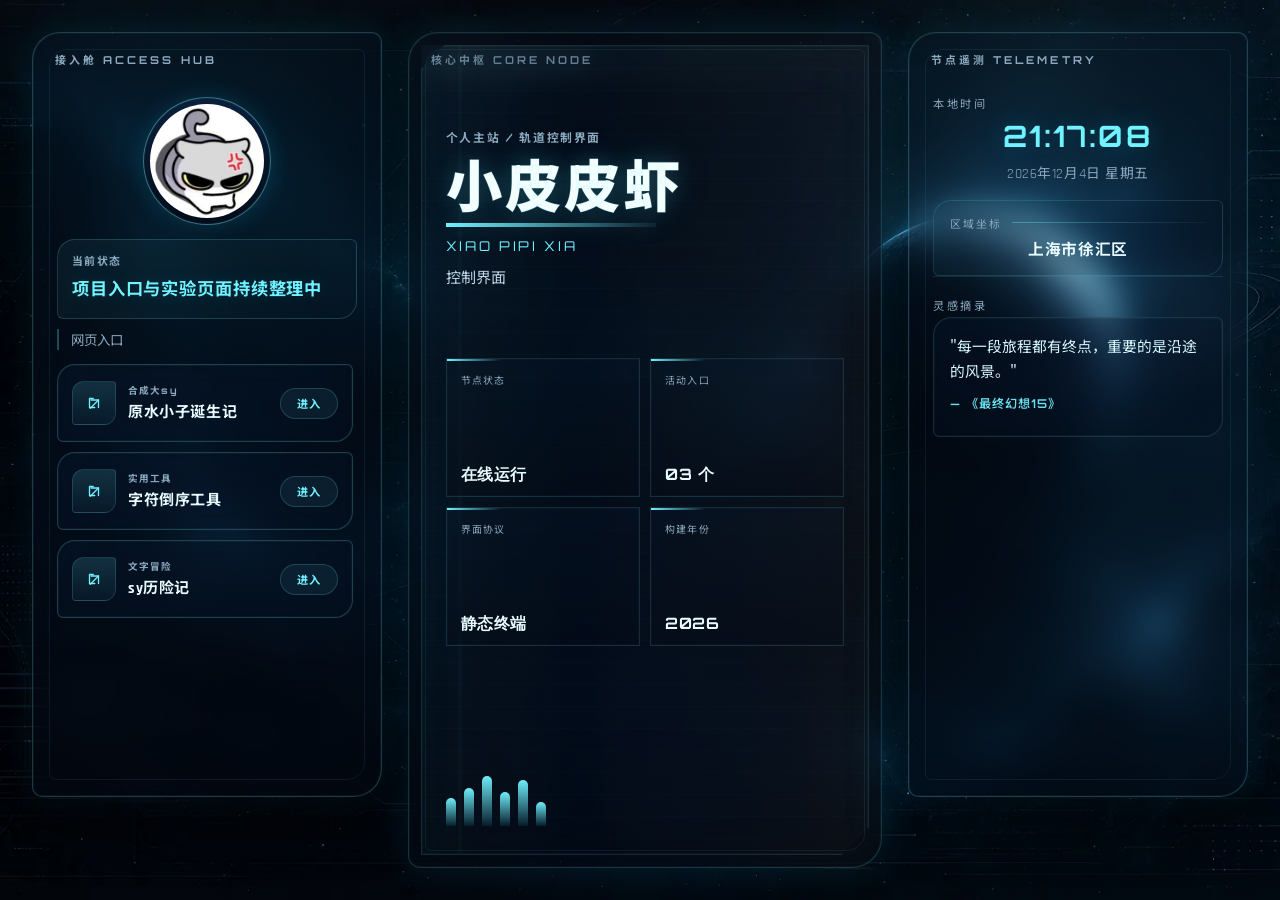
<file: index.html>
<!DOCTYPE html>
<html lang="zh-CN">
<head>
    <meta charset="UTF-8">
    <meta name="viewport" content="width=device-width, initial-scale=1.0">
    <title>小皮皮虾主页</title>
    <link rel="icon" href="data:,">
    <!-- 缓存控制 -->
    <meta http-equiv="Cache-Control" content="no-cache, no-store, must-revalidate">
    <meta http-equiv="Pragma" content="no-cache">
    <meta http-equiv="Expires" content="0">
    <link rel="preconnect" href="https://fonts.googleapis.com">
    <link rel="preconnect" href="https://fonts.gstatic.com" crossorigin>
    <link href="https://fonts.googleapis.com/css2?family=Orbitron:wght@500;700;800&family=Rajdhani:wght@500;600;700&family=JetBrains+Mono:wght@500;700&family=Noto+Sans+SC:wght@400;500;700;900&display=swap" rel="stylesheet">
    <style>
        * {
            margin: 0;
            padding: 0;
            box-sizing: border-box;
        }

        body {
            font-family: 'M PLUS Rounded 1c', -apple-system, BlinkMacSystemFont, 'Segoe UI', Roboto, sans-serif;
            background: linear-gradient(135deg, #ffecd2 0%, #fcb69f 50%, #ffe6fa 100%);
            background-size: cover;
            background-position: center;
            background-repeat: no-repeat;
            min-height: 100vh;
            display: flex;
            justify-content: center;
            align-items: center;
            padding: 20px;
            position: relative;
            overflow: hidden;
        }

        /* 漂浮的小图案 */
        .floating-emoji {
            position: absolute;
            font-size: 2rem;
            opacity: 0.45;
            animation: float 12s ease-in-out infinite;
            pointer-events: none;
            z-index: 1;
        }

        @keyframes float {
            0%, 100% { transform: translateY(0) rotate(0deg); }
            50% { transform: translateY(-20px) rotate(10deg); }
        }

        .emoji-1 { top: 10%; left: 10%; animation-delay: 0s; }
        .emoji-2 { top: 20%; right: 15%; animation-delay: 1s; font-size: 2.5rem; }
        .emoji-3 { bottom: 15%; left: 20%; animation-delay: 2s; }
        .emoji-4 { bottom: 25%; right: 10%; animation-delay: 3s; font-size: 1.8rem; }
        .emoji-5 { top: 40%; left: 5%; animation-delay: 4s; font-size: 1.5rem; }

        .container {
            background: rgba(255, 255, 255, 0.72);
            border-radius: 30px;
            padding: 40px 30px;
            max-width: 400px;
            width: 100%;
            text-align: center;
            box-shadow: 0 10px 28px rgba(0, 0, 0, 0.08);
            position: relative;
            z-index: 15;
            animation: fadeInLeft 0.8s ease-out;
            border: 1px solid rgba(255, 255, 255, 0.55);
            max-height: 85vh;
            overflow-y: auto;
            /* 隐藏滚动条 */
            scrollbar-width: none;
            -ms-overflow-style: none;
        }

        /* 主容器包裹层 */
        .main-wrapper {
            display: flex;
            gap: 200px;
            align-items: center;
            justify-content: center;
            width: 100%;
            position: relative;
            z-index: 10;
        }

        .container::-webkit-scrollbar {
            display: none;
        }

        @keyframes fadeInLeft {
            from {
                opacity: 0;
                transform: translateX(-30px);
            }
            to {
                opacity: 1;
                transform: translateX(0);
            }
        }

        .logo {
            width: 150px;
            height: 150px;
            border-radius: 50%;
            object-fit: cover;
            margin: 0 auto 20px;
            box-shadow: 0 10px 30px rgba(255, 107, 157, 0.3);
            border: 4px solid rgba(255, 255, 255, 0.8);
            transition: opacity 0.3s ease;
        }

        /* 空状态提示 */
        .subtitle {
            font-size: 1.5rem;
            color: #fff;
            font-weight: 600;
            margin-bottom: 25px;
            padding: 15px 25px;
            background: linear-gradient(135deg, #ffffff 0%, #f0f0f0 50%, #ffffff 100%);
            background-clip: text;
            -webkit-background-clip: text;
            -webkit-text-fill-color: transparent;
            font-family: 'Ma Shan Zheng', cursive;
            letter-spacing: 2px;
            text-shadow: none;
            border-radius: 15px;
            position: relative;
            display: inline-block;
            white-space: nowrap;
        }

        /* 副标题毛玻璃背景 */
        .subtitle-wrapper {
            display: inline-block;
            position: relative;
            padding: 20px 30px;
            background: rgba(255, 255, 255, 0.74);
            border-radius: 20px;
            border: 1px solid rgba(255, 255, 255, 0.55);
            box-shadow: 0 8px 24px rgba(216, 27, 96, 0.08);
        }

        .empty-tip {
            color: #888;
            font-size: 0.9rem;
            padding: 20px;
            display: none;
        }

        /* 中间大标题容器 */
        .title-container {
            position: absolute;
            top: 50%;
            left: 50%;
            transform: translate(-50%, -50%);
            z-index: 5;
            text-align: center;
            animation: fadeInScale 1s ease-out;
            pointer-events: none;
        }

        @keyframes fadeInScale {
            from {
                opacity: 0;
                transform: translate(-50%, -50%) scale(0.8);
            }
            to {
                opacity: 1;
                transform: translate(-50%, -50%) scale(1);
            }
        }

        .links {
            display: flex;
            flex-direction: column;
            gap: 18px;
            margin-bottom: 30px;
            max-height: 400px;
            overflow-y: auto;
            padding-right: 10px;
            /* 隐藏滚动条 */
            scrollbar-width: none;
            -ms-overflow-style: none;
        }

        .links::-webkit-scrollbar {
            display: none;
        }

        /* 图片卡片样式 */
        .card-images {
            display: flex;
            justify-content: center;
            gap: 15px;
            margin-bottom: 30px;
            flex-wrap: wrap;
        }

        .card-image {
            width: 80px;
            height: 80px;
            border-radius: 15px;
            object-fit: cover;
            transition: all 0.3s ease;
            box-shadow: 0 4px 15px rgba(0, 0, 0, 0.1);
        }

        .card-image:hover {
            transform: scale(1.15) rotate(5deg);
            box-shadow: 0 8px 25px rgba(0, 0, 0, 0.2);
            z-index: 5;
        }

        .link-item {
            display: flex;
            align-items: center;
            justify-content: center;
            gap: 12px;
            padding: 16px 30px;
            background: linear-gradient(135deg, #ff9a9e 0%, #fecfef 100%);
            color: #fff;
            text-decoration: none;
            border-radius: 25px;
            font-weight: 600;
            font-size: 1.1rem;
            transition: all 0.3s ease;
            box-shadow: 0 4px 15px rgba(255, 154, 158, 0.3);
            position: relative;
            overflow: hidden;
            border: 2px solid rgba(255, 255, 255, 0.5);
        }

        .link-item::before {
            content: '';
            position: absolute;
            top: 0;
            left: -100%;
            width: 100%;
            height: 100%;
            background: linear-gradient(90deg, transparent, rgba(255,255,255,0.3), transparent);
            transition: left 0.5s;
        }

        .link-item:hover::before {
            left: 100%;
        }

        .link-item:hover {
            transform: translateY(-5px) scale(1.02);
            box-shadow: 0 8px 25px rgba(255, 154, 158, 0.5);
        }

        .link-item:nth-child(1) {
            background: linear-gradient(135deg, #a18cd1 0%, #fbc2eb 100%);
        }

        .link-item:nth-child(2) {
            background: linear-gradient(135deg, #ffecd2 0%, #fcb69f 100%);
        }

        .link-item:nth-child(3) {
            background: linear-gradient(135deg, #a1c4fd 0%, #c2e9fb 100%);
        }

        .link-item:nth-child(4) {
            background: linear-gradient(135deg, #84fab0 0%, #8fd3f4 100%);
        }

        .link-item:nth-child(5) {
            background: linear-gradient(135deg, #fccb90 0%, #d57eeb 100%);
        }

        .link-item:nth-child(6) {
            background: linear-gradient(135deg, #e0c3fc 0%, #8ec5fc 100%);
        }

        .link-icon {
            font-size: 1.5rem;
            flex-shrink: 0;
        }

        .links-container {
            display: flex;
            gap: 15px;
            margin-top: 20px;
            justify-content: center;
        }

        .external-link {
            display: flex;
            align-items: center;
            justify-content: center;
            gap: 5px;
            padding: 10px 18px;
            background: rgba(255, 255, 255, 0.3);
            color: #fff;
            text-decoration: none;
            border-radius: 20px;
            font-weight: 600;
            font-size: 0.9rem;
            transition: all 0.3s ease;
            border: 1px solid rgba(255, 255, 255, 0.3);
            text-shadow: 1px 1px 2px rgba(0, 0, 0, 0.2);
        }

        .external-link:hover {
            transform: translateY(-3px) scale(1.05);
            background: rgba(255, 255, 255, 0.35);
            box-shadow: 0 5px 20px rgba(255, 255, 255, 0.2);
        }

        .external-link .link-icon {
            font-size: 1.2rem;
        }

        /* 装饰性星星 */
        .star {
            position: absolute;
            color: #ffd700;
            font-size: 1.2rem;
            opacity: 0.68;
        }

        .star-1 { top: 15%; left: 25%; animation-delay: 0s; }
        .star-2 { top: 30%; right: 20%; animation-delay: 0.5s; font-size: 1rem; }
        .star-3 { bottom: 35%; left: 15%; animation-delay: 1s; font-size: 0.8rem; }
        .star-4 { bottom: 20%; right: 25%; animation-delay: 1.5s; }

        /* 响应式设计 */
        @media (max-width: 480px) {
            .container {
                padding: 35px 25px;
                max-height: 90vh;
            }

            h1 {
                font-size: 2.2em;
            }

            .logo {
                width: 120px;
                height: 120px;
            }

            .card-image {
                width: 60px;
                height: 60px;
            }

            .link-item {
                padding: 14px 25px;
                font-size: 1rem;
            }

            .links {
                max-height: 300px;
            }
        }

        /* 空状态提示 */
        .subtitle {
            font-size: 1.5rem;
            color: #fff;
            font-weight: 600;
            margin-bottom: 25px;
            padding: 15px 25px;
            background: linear-gradient(135deg, #ffffff 0%, #f0f0f0 50%, #ffffff 100%);
            background-clip: text;
            -webkit-background-clip: text;
            -webkit-text-fill-color: transparent;
            font-family: 'Ma Shan Zheng', cursive;
            letter-spacing: 2px;
            text-shadow: none;
            border-radius: 15px;
            position: relative;
            display: inline-block;
            white-space: nowrap;
        }

        /* 副标题毛玻璃背景 */
        .subtitle-wrapper {
            display: inline-block;
            position: relative;
            padding: 20px 30px;
            background: rgba(255, 255, 255, 0.78);
            border-radius: 20px;
            border: 1px solid rgba(255, 255, 255, 0.55);
            box-shadow: 0 8px 24px rgba(255, 107, 157, 0.1);
        }

        .empty-tip {
            color: #888;
            font-size: 0.9rem;
            padding: 20px;
            display: none;
        }

        /* 右侧信息面板 */
        .info-panel {
             background: rgba(255, 255, 255, 0.72);
            border-radius: 30px;
            padding: 30px;
            max-width: 420px;
            width: 100%;
            text-align: center;
            box-shadow: 0 10px 28px rgba(0, 0, 0, 0.08);
            position: relative;
            z-index: 15;
            animation: fadeInRight 0.8s ease-out;
            border: 1px solid rgba(255, 255, 255, 0.55);
            display: flex;
            flex-direction: column;
            gap: 20px;
            max-height: 85vh;
            overflow-y: auto;
            /* 隐藏滚动条 */
            scrollbar-width: none;
            -ms-overflow-style: none;
        }

        .info-top {
            padding: 20px 15px;
            border-bottom: 1px solid rgba(255, 255, 255, 0.3);
        }

        .info-bottom {
            padding: 20px 15px;
        }

        .info-panel::-webkit-scrollbar {
            display: none;
        }

        @keyframes fadeInRight {
            from {
                opacity: 0;
                transform: translateX(30px);
            }
            to {
                opacity: 1;
                transform: translateX(0);
            }
        }

        .time-display {
            font-size: 3.5rem;
            font-weight: 700;
            color: #fff;
            text-shadow: 2px 2px 4px rgba(0, 0, 0, 0.3);
            margin: 10px 0;
            font-family: 'Noto Serif SC', serif;
            letter-spacing: 3px;
        }

        .date-display {
            font-size: 1.3rem;
            color: #fff;
            margin-bottom: 15px;
            font-family: 'ZCOOL XiaoWei', serif;
            text-shadow: 1px 1px 2px rgba(0, 0, 0, 0.3);
        }

        .location-section {
            padding: 15px 20px;
            border-radius: 20px;
        }

        .location-text {
            font-size: 1.8rem;
            color: #fff;
            font-weight: 600;
            font-family: 'Ma Shan Zheng', cursive;
            letter-spacing: 3px;
            text-shadow: 2px 2px 4px rgba(0, 0, 0, 0.3);
        }

        .location-decoration {
            display: none;
        }

        .intro-section {
            text-align: left;
        }

        .intro-title {
            font-size: 1.3rem;
            color: #fff;
            font-weight: 600;
            margin-bottom: 15px;
            font-family: 'Ma Shan Zheng', cursive;
            letter-spacing: 2px;
            text-shadow: 1px 1px 2px rgba(0, 0, 0, 0.3);
        }

        .intro-content {
            font-size: 1rem;
            color: #fff;
            line-height: 1.8;
            font-family: 'ZCOOL XiaoWei', serif;
            text-shadow: 1px 1px 2px rgba(0, 0, 0, 0.2);
        }

        .intro-content p {
            margin-bottom: 12px;
        }

        /* 哲理台词切换区域 */
        .quotes-section {
            margin-top: 20px;
            padding: 15px;
            background: transparent;
            border-radius: 15px;
        }

        .quote-item {
            padding: 20px;
             background: rgba(255, 255, 255, 0.1);
            border-radius: 12px;
            font-size: 1.2rem;
            color: #fff;
            line-height: 1.8;
            font-family: 'ZCOOL XiaoWei', serif;
            border-left: 4px solid rgba(255, 255, 255, 0.6);
            min-height: 100px;
            display: flex;
            flex-direction: column;
            justify-content: center;
            text-align: justify;
            transition: transform 0.5s ease, opacity 0.5s ease;
        }

        .quote-item.fade-out {
            opacity: 0;
            transform: translateY(-10px);
        }

        .quote-item.fade-in {
            opacity: 0;
            transform: translateY(10px);
        }

        .quote-item.visible {
            opacity: 1;
            transform: translateY(0);
        }

        .quote-item .quote-text {
            white-space: pre-wrap;
            word-break: break-word;
        }

        .quote-item .quote-text {
            font-style: italic;
            margin-bottom: 10px;
        }

        .quote-item .quote-source {
            font-size: 1rem;
            color: #fff;
            text-align: right;
            font-weight: 600;
            opacity: 0.9;
        }

        /* 欢迎信息样式 */
        .welcome-message {
            padding: 20px;
            background: rgba(255, 255, 255, 0.1);
            border-radius: 12px;
            font-size: 1.2rem;
            color: #fff;
            line-height: 1.8;
            font-family: 'ZCOOL XiaoWei', serif;
            border-left: 4px solid rgba(255, 255, 255, 0.6);
            min-height: 100px;
            display: flex;
            flex-direction: column;
            justify-content: center;
            align-items: center;
            text-align: center;
            transition: transform 0.5s ease, opacity 0.5s ease;
        }

        .welcome-message.fade-out {
            opacity: 0;
            transform: translateY(-10px);
        }

        .welcome-message.fade-in {
            opacity: 0;
            transform: translateY(10px);
        }

        .welcome-message.visible {
            opacity: 1;
            transform: translateY(0);
        }

        /* 响应式设计 */
        @media (max-width: 1200px) {
            body {
                flex-direction: column;
                gap: 25px;
                align-items: center;
                padding: 25px 20px;
            }

            .main-wrapper {
                flex-direction: column;
                gap: 25px;
                align-items: center;
                width: 100%;
            }

            .title-container {
                position: relative;
                top: auto;
                left: auto;
                transform: none;
                width: 100%;
                max-width: 500px;
                margin-bottom: 10px;
            }

            @keyframes fadeInScale {
                from {
                    opacity: 0;
                    transform: scale(0.8);
                }
                to {
                    opacity: 1;
                    transform: scale(1);
                }
            }

            .container {
                max-width: 100%;
                order: 1;
                padding: 30px 25px;
            }

            .info-panel {
                max-width: 100%;
                order: 2;
                padding: 25px 20px;
            }

            .info-top, .info-bottom {
                padding: 15px;
            }

            .time-display {
                font-size: 2.8rem;
                margin: 10px 0;
            }

            .date-display {
                font-size: 1.1rem;
                margin: 5px 0;
            }

            .location-text {
                font-size: 1.4rem;
            }

            .intro-title {
                font-size: 1.2rem;
            }

            .intro-content {
                font-size: 1rem;
            }

            .quotes-section {
                padding: 12px;
                margin-top: 15px;
            }

            .quote-item {
                padding: 16px;
                font-size: 1.1rem;
                min-height: 90px;
            }

            .quote-item .quote-source {
                font-size: 0.95rem;
            }

            .welcome-message {
                padding: 16px;
                font-size: 1.1rem;
                min-height: 90px;
            }
        }

        @media (max-width: 768px) {
            body {
                padding: 15px;
                gap: 20px;
            }

            .container {
                padding: 25px 20px;
                max-width: 100%;
                order: 1;
            }

            .info-panel {
                padding: 20px 15px;
                max-width: 100%;
                order: 2;
            }

            .info-top, .info-bottom {
                padding: 12px;
            }

            .logo {
                width: 120px;
                height: 120px;
            }

            .subtitle {
                font-size: 1.3rem;
                padding: 12px 20px;
                white-space: normal;
                line-height: 1.4;
            }

            .card-image {
                width: 65px;
                height: 65px;
            }

            .time-display {
                font-size: 2.2rem;
            }

            .date-display {
                font-size: 0.9rem;
            }

            .location-text {
                font-size: 1.3rem;
                line-height: 1.4;
            }

            .intro-title {
                font-size: 1.1rem;
                margin-bottom: 12px;
            }

            .intro-content {
                font-size: 0.9rem;
                line-height: 1.7;
            }

            .quotes-section {
                padding: 10px;
                margin-top: 12px;
            }

            .quote-item {
                padding: 14px;
                font-size: 1rem;
                min-height: 85px;
                line-height: 1.6;
            }

            .quote-item .quote-source {
                font-size: 0.9rem;
            }

            .welcome-message {
                padding: 14px;
                font-size: 1rem;
                min-height: 85px;
                line-height: 1.6;
            }
        }

        @media (max-width: 480px) {
            body {
                padding: 10px;
                gap: 15px;
            }

            .container {
                padding: 20px 15px;
                max-width: 100%;
                min-height: auto;
            }

            .info-panel {
                padding: 15px 12px;
                max-width: 100%;
                gap: 12px;
            }

            .info-top, .info-bottom {
                padding: 8px;
            }

            .logo {
                width: 100px;
                height: 100px;
            }

            .subtitle {
                font-size: 1.1rem;
                padding: 10px 15px;
                margin-bottom: 15px;
                white-space: normal;
                line-height: 1.4;
            }

            .card-image {
                width: 60px;
                height: 60px;
            }

            .card-images {
                gap: 8px;
                margin-bottom: 15px;
            }

            .links {
                gap: 12px;
                max-height: none;
                padding-right: 0;
            }

            .link-item {
                padding: 12px 18px;
                font-size: 0.95rem;
            }

            .time-display {
                font-size: 2rem;
                margin: 8px 0;
            }

            .date-display {
                font-size: 0.85rem;
                margin-bottom: 10px;
            }

            .location-text {
                font-size: 1.1rem;
                line-height: 1.4;
            }

            .intro-title {
                font-size: 1.05rem;
                margin-bottom: 10px;
            }

            .intro-content {
                font-size: 0.9rem;
                line-height: 1.6;
            }

            .intro-content p {
                margin-bottom: 10px;
            }

            .links-container {
                gap: 10px;
            }

            .external-link {
                padding: 8px 14px;
                font-size: 0.8rem;
            }

            .external-link .link-icon {
                font-size: 1rem;
            }

            .floating-emoji {
                font-size: 1.2rem;
            }

            .star {
                font-size: 0.9rem;
            }

            .quotes-section {
                padding: 8px;
                margin-top: 10px;
            }

            .quote-item {
                padding: 12px;
                font-size: 0.9rem;
                min-height: 80px;
                line-height: 1.6;
            }

            .quote-item .quote-source {
                font-size: 0.8rem;
                margin-top: 8px;
            }

            .welcome-message {
                padding: 12px;
                font-size: 0.9rem;
                min-height: 80px;
                line-height: 1.6;
            }
        }

        @media (max-width: 360px) {
            body {
                padding: 12px 8px;
            }

            .container {
                padding: 20px 15px;
            }

            .info-panel {
                padding: 15px 12px;
            }

            .logo {
                width: 100px;
                height: 100px;
            }

            .subtitle {
                font-size: 1.1rem;
                padding: 8px 15px;
            }

            .card-image {
                width: 55px;
                height: 55px;
            }

            .time-display {
                font-size: 1.5rem;
            }

            .date-display {
                font-size: 0.8rem;
            }

            .location-text {
                font-size: 1.1rem;
            }

            .link-item {
                padding: 10px 18px;
                font-size: 0.9rem;
            }

            .quotes-section {
                padding: 6px;
                margin-top: 8px;
            }

            .quote-item {
                padding: 10px;
                font-size: 0.9rem;
                min-height: 75px;
            }

            .quote-item .quote-source {
                font-size: 0.8rem;
            }

            .welcome-message {
                padding: 10px;
                font-size: 0.9rem;
                min-height: 75px;
            }
        }
    </style>
    <style id="sci-fi-overrides">
        :root {
            --page-pad: clamp(18px, 2.5vw, 38px);
            --page-bg-image: url('images/bg1.webp');
            --bg-0: #020611;
            --bg-1: #061225;
            --bg-2: #0a1c33;
            --panel-0: rgba(6, 16, 32, 0.28);
            --panel-1: rgba(10, 28, 52, 0.2);
            --panel-edge: rgba(110, 242, 255, 0.22);
            --panel-inner: rgba(255, 255, 255, 0.04);
            --text-main: #e8fbff;
            --text-soft: #8ca9bf;
            --accent: #71f2ff;
            --accent-strong: #1dcfff;
            --accent-soft: rgba(113, 242, 255, 0.14);
            --accent-warn: #ffb86b;
        }

        body {
            font-family: 'Rajdhani', 'Noto Sans SC', sans-serif;
            color: var(--text-main);
            display: block;
            padding: var(--page-pad);
            overflow-x: hidden;
            overflow-y: auto;
            background:
                radial-gradient(circle at 18% 18%, rgba(29, 207, 255, 0.08), transparent 24%),
                radial-gradient(circle at 82% 12%, rgba(113, 242, 255, 0.06), transparent 18%),
                radial-gradient(circle at 50% 78%, rgba(23, 105, 255, 0.07), transparent 26%),
                var(--page-bg-image) center / cover no-repeat;
            background-color: var(--bg-0);
        }

        @media (max-width: 768px) {
            :root {
                --page-bg-image: url('images/bg1-mobile.webp');
            }
        }

        body::before,
        body::after {
            content: '';
            position: fixed;
            inset: 0;
            pointer-events: none;
        }

        body::before {
            background:
                linear-gradient(rgba(113, 242, 255, 0.07) 1px, transparent 1px),
                linear-gradient(90deg, rgba(113, 242, 255, 0.07) 1px, transparent 1px);
            background-size: 78px 78px;
            opacity: 0.1;
            mask-image: radial-gradient(circle at center, black 35%, transparent 90%);
        }

        body::after {
            background:
                linear-gradient(180deg, rgba(255, 255, 255, 0.02), transparent 18%, transparent 82%, rgba(113, 242, 255, 0.015));
        }

        .floating-emoji,
        .star {
            display: none !important;
        }

        .main-wrapper {
            display: grid;
            grid-template-columns: minmax(320px, 430px) minmax(480px, 1fr) minmax(320px, 450px);
            width: min(100%, 1560px);
            min-height: calc(100vh - (var(--page-pad) * 2));
            margin: 0 auto;
            gap: clamp(24px, 2.8vw, 42px);
            align-items: stretch;
        }

        .container,
        .info-panel {
            position: relative;
            overflow: hidden;
            width: 100%;
            background: linear-gradient(180deg, var(--panel-1) 0%, var(--panel-0) 100%);
            border: 1px solid var(--panel-edge);
            border-radius: 28px 10px 28px 10px;
            box-shadow:
                0 24px 60px rgba(0, 0, 0, 0.45),
                0 0 32px rgba(29, 207, 255, 0.10),
                inset 0 0 0 1px var(--panel-inner);
            color: var(--text-main);
            backdrop-filter: blur(18px) saturate(1.08);
        }

        .container::before,
        .info-panel::before,
        .title-container::before {
            position: absolute;
            top: 18px;
            left: 22px;
            font-family: 'Orbitron', 'Noto Sans SC', sans-serif;
            font-size: 0.68rem;
            font-weight: 700;
            letter-spacing: 0.28em;
            color: var(--text-soft);
            pointer-events: none;
        }

        .container::before {
            content: 'ACCESS HUB';
        }

        .info-panel::before {
            content: 'TELEMETRY';
        }

        .container::after,
        .info-panel::after,
        .title-container::after {
            content: '';
            position: absolute;
            inset: 16px;
            border: 1px solid rgba(113, 242, 255, 0.08);
            border-radius: 18px 6px 18px 6px;
            pointer-events: none;
        }

        .container {
            display: flex;
            flex-direction: column;
            padding: 66px 28px 28px;
            max-width: none;
        }

        .info-panel {
            padding: 64px 28px 28px;
            max-width: none;
        }

        .title-container {
            position: relative;
            top: auto;
            left: auto;
            transform: none;
            z-index: 12;
            pointer-events: auto;
            animation: titleReveal 0.9s ease-out;
            min-height: 100%;
            width: auto;
            padding: 24px;
            border-radius: 30px 12px 30px 12px;
            background:
                linear-gradient(160deg, rgba(8, 26, 47, 0.22), rgba(4, 10, 21, 0.28)),
                linear-gradient(90deg, rgba(113, 242, 255, 0.02), transparent 36%, rgba(255, 184, 107, 0.024) 100%);
            border: 1px solid rgba(113, 242, 255, 0.18);
            box-shadow:
                0 0 0 1px rgba(255, 255, 255, 0.03) inset,
                0 0 42px rgba(29, 207, 255, 0.12);
            display: flex;
            align-items: center;
            justify-content: center;
            overflow: hidden;
            isolation: isolate;
            text-align: left;
            backdrop-filter: blur(20px) saturate(1.06);
        }

        .title-container::before {
            content: 'CORE NODE';
        }

        .title-shell {
            position: relative;
            width: 100%;
            min-height: 100%;
            display: grid;
            grid-template-rows: auto 1fr auto auto;
            gap: clamp(20px, 2.5vw, 34px);
            padding: clamp(34px, 4vw, 48px);
            clip-path: polygon(0 24px, 24px 0, 100% 0, 100% calc(100% - 28px), calc(100% - 28px) 100%, 0 100%);
            background:
                linear-gradient(180deg, rgba(7, 18, 34, 0.16), rgba(4, 10, 20, 0.22)),
                linear-gradient(90deg, rgba(113, 242, 255, 0.024), transparent 34%, rgba(255, 184, 107, 0.024) 100%);
            border: 1px solid rgba(113, 242, 255, 0.12);
            box-shadow:
                inset 0 0 0 1px rgba(255, 255, 255, 0.03),
                inset 0 24px 40px rgba(113, 242, 255, 0.03);
            overflow: hidden;
            backdrop-filter: blur(16px);
        }

        .title-shell > * {
            position: relative;
            z-index: 1;
        }

        .title-shell::before,
        .title-shell::after {
            content: '';
            position: absolute;
            pointer-events: none;
        }

        .title-shell::before {
            inset: 0;
            background:
                linear-gradient(90deg, transparent 0 8%, rgba(113, 242, 255, 0.06) 8% 9%, transparent 9% 100%),
                linear-gradient(180deg, rgba(113, 242, 255, 0.04) 1px, transparent 1px);
            background-size: 100% 100%, 100% 22px;
            opacity: 0.4;
        }

        .title-shell::after {
            top: -30%;
            left: -12%;
            width: 42%;
            height: 160%;
            background: linear-gradient(120deg, transparent 0%, rgba(113, 242, 255, 0.16) 48%, transparent 100%);
            transform: translateX(-140%);
            animation: titleSweep 10s linear infinite;
        }

        .title-hud {
            display: flex;
            align-items: center;
            gap: 12px;
            flex-wrap: wrap;
        }

        .hud-chip {
            display: inline-flex;
            align-items: center;
            gap: 10px;
            min-height: 36px;
            padding: 0 14px;
            border: 1px solid rgba(113, 242, 255, 0.18);
            background: rgba(11, 30, 53, 0.78);
            color: var(--text-main);
            font-family: 'Orbitron', 'Noto Sans SC', sans-serif;
            font-size: 0.72rem;
            letter-spacing: 0.22em;
            text-transform: uppercase;
        }

        .hud-chip--live::before {
            content: '';
            width: 7px;
            height: 7px;
            border-radius: 50%;
            background: var(--accent);
            box-shadow: 0 0 14px rgba(113, 242, 255, 0.75);
            animation: statusPulse 1.9s ease-in-out infinite;
        }

        .hud-chip--warn {
            color: var(--accent-warn);
            border-color: rgba(255, 184, 107, 0.26);
            background: rgba(255, 184, 107, 0.08);
        }

        .hud-line {
            flex: 1;
            min-width: 80px;
            height: 1px;
            background: linear-gradient(90deg, rgba(113, 242, 255, 0.42), rgba(113, 242, 255, 0.06));
        }

        .title-copy {
            display: grid;
            align-content: center;
            gap: 16px;
        }

        .title-kicker {
            color: var(--text-soft);
            font-family: 'Orbitron', 'Noto Sans SC', sans-serif;
            font-size: 0.78rem;
            font-weight: 700;
            letter-spacing: 0.32em;
            text-transform: uppercase;
        }

        .title-wordmark {
            position: relative;
            margin: 0;
            font-family: 'Orbitron', 'Noto Sans SC', sans-serif;
            font-size: clamp(3.8rem, 6vw, 6.1rem);
            font-weight: 900;
            letter-spacing: 0.06em;
            line-height: 0.96;
            color: #f3feff;
            text-transform: uppercase;
            white-space: nowrap;
            text-shadow:
                0 0 24px rgba(113, 242, 255, 0.22),
                0 0 48px rgba(29, 207, 255, 0.12);
            -webkit-text-stroke: 1px rgba(113, 242, 255, 0.15);
        }

        .title-wordmark::after {
            content: '';
            position: absolute;
            left: 0;
            bottom: -14px;
            width: clamp(120px, 20vw, 210px);
            height: 4px;
            background: linear-gradient(90deg, var(--accent), rgba(113, 242, 255, 0.08));
            box-shadow: 0 0 20px rgba(113, 242, 255, 0.24);
        }

        .title-roman {
            color: var(--accent);
            font-family: 'Orbitron', 'JetBrains Mono', monospace;
            font-size: clamp(1rem, 1.45vw, 1.32rem);
            letter-spacing: 0.38em;
            text-transform: uppercase;
        }

        .title-description {
            max-width: 680px;
            color: #c1d8e9;
            font-family: 'Noto Sans SC', sans-serif;
            font-size: 1.02rem;
            line-height: 1.9;
        }

        .title-meta-grid {
            display: grid;
            grid-template-columns: repeat(3, minmax(0, 1fr));
            gap: 14px;
        }

        .title-meta-card {
            position: relative;
            min-height: 110px;
            padding: 18px 18px 16px;
            border: 1px solid rgba(113, 242, 255, 0.14);
            background: linear-gradient(180deg, rgba(9, 25, 44, 0.32), rgba(4, 11, 22, 0.4));
            box-shadow: inset 0 0 0 1px rgba(255, 255, 255, 0.02);
            backdrop-filter: blur(14px);
        }

        .title-meta-card::before {
            content: '';
            position: absolute;
            top: 0;
            left: 0;
            width: 54px;
            height: 2px;
            background: linear-gradient(90deg, var(--accent), transparent);
        }

        .meta-label {
            display: block;
            margin-bottom: 14px;
            color: var(--text-soft);
            font-family: 'Orbitron', 'Noto Sans SC', sans-serif;
            font-size: 0.66rem;
            letter-spacing: 0.24em;
            text-transform: uppercase;
        }

        .title-meta-card strong {
            font-family: 'Orbitron', 'JetBrains Mono', monospace;
            font-size: clamp(1rem, 1.6vw, 1.36rem);
            letter-spacing: 0.16em;
            color: var(--text-main);
        }

        .title-footer {
            display: flex;
            align-items: flex-end;
            justify-content: space-between;
            gap: 24px;
            padding-top: 8px;
            border-top: 1px solid rgba(113, 242, 255, 0.12);
        }

        .title-spectrum {
            display: flex;
            align-items: flex-end;
            gap: 8px;
            height: 56px;
        }

        .spectrum-bar {
            width: 10px;
            border-radius: 999px 999px 0 0;
            background: linear-gradient(180deg, rgba(113, 242, 255, 0.98), rgba(29, 207, 255, 0.08));
            transform-origin: bottom;
            animation: signalPulse 3.2s ease-in-out infinite;
        }

        .spectrum-bar:nth-child(1) { height: 28px; animation-delay: 0s; }
        .spectrum-bar:nth-child(2) { height: 38px; animation-delay: 0.2s; }
        .spectrum-bar:nth-child(3) { height: 50px; animation-delay: 0.35s; }
        .spectrum-bar:nth-child(4) { height: 34px; animation-delay: 0.5s; }
        .spectrum-bar:nth-child(5) { height: 46px; animation-delay: 0.7s; }
        .spectrum-bar:nth-child(6) { height: 24px; animation-delay: 0.9s; }

        .title-footer-note {
            max-width: 320px;
            color: var(--text-soft);
            font-family: 'Orbitron', 'Noto Sans SC', sans-serif;
            font-size: 0.72rem;
            letter-spacing: 0.22em;
            line-height: 1.8;
            text-transform: uppercase;
            text-align: right;
        }

        @keyframes titleReveal {
            from {
                opacity: 0;
                transform: translateY(18px);
            }
            to {
                opacity: 1;
                transform: translateY(0);
            }
        }

        @keyframes titleSweep {
            0% {
                transform: translateX(-140%);
            }
            100% {
                transform: translateX(360%);
            }
        }

        @keyframes statusPulse {
            0%, 100% {
                opacity: 0.62;
                transform: scale(0.88);
            }
            50% {
                opacity: 1;
                transform: scale(1);
            }
        }

        @keyframes signalPulse {
            0%, 100% {
                opacity: 0.76;
                transform: scaleY(0.72);
            }
            50% {
                opacity: 1;
                transform: scaleY(1.06);
            }
        }

        .logo {
            width: 156px;
            height: 156px;
            padding: 6px;
            border: 1px solid rgba(113, 242, 255, 0.42);
            background: linear-gradient(180deg, rgba(11, 34, 63, 0.86), rgba(3, 11, 24, 0.9));
            box-shadow:
                0 0 0 1px rgba(255, 255, 255, 0.03) inset,
                0 0 24px rgba(29, 207, 255, 0.16);
        }

        .subtitle {
            width: 100%;
            padding: 16px 18px;
            margin-bottom: 22px;
            border-radius: 18px 6px 18px 6px;
            border: 1px solid rgba(113, 242, 255, 0.18);
            background: linear-gradient(90deg, rgba(113, 242, 255, 0.06), rgba(113, 242, 255, 0.015));
            color: var(--accent);
            font-family: 'Rajdhani', 'Noto Sans SC', sans-serif;
            font-size: 1.08rem;
            font-weight: 700;
            line-height: 1.7;
            letter-spacing: 0.12em;
            text-transform: uppercase;
            text-shadow: 0 0 18px rgba(29, 207, 255, 0.18);
            -webkit-text-fill-color: currentColor;
            background-clip: border-box;
            -webkit-background-clip: border-box;
        }

        .subtitle::before {
            content: 'SYSTEM STATUS';
            display: block;
            margin-bottom: 8px;
            color: var(--text-soft);
            font-family: 'Orbitron', 'Noto Sans SC', sans-serif;
            font-size: 0.68rem;
            letter-spacing: 0.24em;
        }

        .links {
            flex: 1;
            gap: 14px;
            margin-bottom: 22px;
            padding-right: 0;
            max-height: none;
        }

        .link-item {
            display: grid;
            grid-template-columns: 52px minmax(0, 1fr) auto;
            align-items: center;
            justify-content: space-between;
            gap: 14px;
            min-height: 88px;
            padding: 16px 18px;
            border-radius: 18px 6px 18px 6px;
            border: 1px solid rgba(113, 242, 255, 0.22);
            background: linear-gradient(135deg, rgba(10, 29, 53, 0.28), rgba(5, 15, 31, 0.38));
            box-shadow: inset 0 0 0 1px rgba(255, 255, 255, 0.03);
            color: var(--text-main);
            font-family: 'Rajdhani', 'Noto Sans SC', sans-serif;
            font-size: 1.03rem;
            font-weight: 700;
            letter-spacing: 0.06em;
            backdrop-filter: blur(14px);
        }

        .link-item::before {
            left: auto;
            right: -120%;
            width: 46%;
            background: linear-gradient(120deg, transparent, rgba(113, 242, 255, 0.22), transparent);
            transition: right 0.38s ease;
        }

        .link-item:hover::before {
            left: auto;
            right: 130%;
        }

        .link-item:hover {
            transform: translateY(-4px);
            border-color: rgba(113, 242, 255, 0.42);
            box-shadow:
                0 16px 34px rgba(0, 0, 0, 0.34),
                0 0 24px rgba(29, 207, 255, 0.16),
                inset 0 0 0 1px rgba(255, 255, 255, 0.05);
        }

        .link-item:nth-child(1),
        .link-item:nth-child(2),
        .link-item:nth-child(3),
        .link-item:nth-child(4),
        .link-item:nth-child(5),
        .link-item:nth-child(6) {
            background: linear-gradient(135deg, rgba(10, 29, 53, 0.28), rgba(5, 15, 31, 0.38));
        }

        .link-icon {
            width: 52px;
            height: 52px;
            display: grid;
            place-items: center;
            flex-shrink: 0;
            border-radius: 12px 4px 12px 4px;
            border: 1px solid rgba(113, 242, 255, 0.16);
            background: linear-gradient(180deg, rgba(113, 242, 255, 0.14), rgba(113, 242, 255, 0.04));
            color: var(--accent);
        }

        .link-icon-svg {
            width: 22px;
            height: 22px;
            stroke: currentColor;
            stroke-width: 1.75;
            stroke-linecap: round;
            stroke-linejoin: round;
        }

        .link-copy {
            display: flex;
            flex-direction: column;
            gap: 6px;
            min-width: 0;
            text-align: left;
        }

        .link-kicker {
            color: var(--text-soft);
            font-family: 'Orbitron', 'Noto Sans SC', sans-serif;
            font-size: 0.64rem;
            letter-spacing: 0.24em;
            text-transform: uppercase;
        }

        .link-text {
            color: var(--text-main);
            font-size: 1.05rem;
            letter-spacing: 0.08em;
        }

        .link-arrow {
            padding-left: 14px;
            border-left: 1px solid rgba(113, 242, 255, 0.14);
            color: var(--accent);
            font-family: 'Orbitron', 'Noto Sans SC', sans-serif;
            font-size: 0.7rem;
            letter-spacing: 0.22em;
            text-transform: uppercase;
            white-space: nowrap;
        }

        .links-container {
            gap: 10px;
            margin-top: auto;
            padding-top: 10px;
            flex-wrap: wrap;
            justify-content: flex-start;
        }

        .external-link {
            display: inline-grid;
            grid-template-columns: 34px auto;
            align-items: center;
            gap: 8px;
            min-height: 46px;
            padding: 8px 14px 8px 10px;
            border-radius: 999px 14px 999px 14px;
            border: 1px solid rgba(113, 242, 255, 0.18);
            background: rgba(10, 29, 53, 0.24);
            color: var(--text-main);
            text-shadow: none;
            font-family: 'Orbitron', 'Noto Sans SC', sans-serif;
            font-size: 0.74rem;
            letter-spacing: 0.16em;
            text-transform: uppercase;
            backdrop-filter: blur(12px);
        }

        .external-link:hover {
            transform: translateY(-2px);
            background: rgba(13, 38, 66, 0.34);
            border-color: rgba(113, 242, 255, 0.34);
            box-shadow: 0 0 18px rgba(29, 207, 255, 0.12);
        }

        .external-link .link-icon {
            width: 34px;
            height: 34px;
            border-radius: 10px 4px 10px 4px;
        }

        .external-link .link-icon-svg {
            width: 16px;
            height: 16px;
        }

        .link-label {
            white-space: nowrap;
        }

        .time-display {
            font-family: 'Orbitron', 'JetBrains Mono', monospace;
            font-size: clamp(2.4rem, 3.2vw, 4rem);
            color: var(--accent);
            letter-spacing: 0.18em;
            text-shadow: 0 0 24px rgba(29, 207, 255, 0.26);
        }

        .date-display {
            color: var(--text-soft);
            font-family: 'Rajdhani', 'Noto Sans SC', sans-serif;
            font-size: 1rem;
            letter-spacing: 0.12em;
            text-transform: uppercase;
            text-shadow: none;
        }

        .info-top,
        .info-bottom {
            padding: 16px 0 0;
        }

        .info-top {
            position: relative;
            border-bottom: 1px solid rgba(113, 242, 255, 0.12);
        }

        .info-top::before,
        .info-bottom::before {
            position: absolute;
            top: 0;
            left: 0;
            font-family: 'Orbitron', 'Noto Sans SC', sans-serif;
            font-size: 0.7rem;
            letter-spacing: 0.24em;
            color: var(--text-soft);
        }

        .info-top::before {
            content: 'LOCAL NODE';
        }

        .info-bottom {
            position: relative;
            padding-top: 28px;
        }

        .info-bottom::before {
            content: 'ARCHIVE STREAM';
        }

        .location-section {
            margin-top: 18px;
            padding: 16px 18px;
            border-radius: 18px 6px 18px 6px;
            border: 1px solid rgba(113, 242, 255, 0.14);
            background: linear-gradient(90deg, rgba(113, 242, 255, 0.04), rgba(113, 242, 255, 0.01) 48%, transparent 84%);
            backdrop-filter: blur(12px);
        }

        .location-text {
            color: var(--text-main);
            font-family: 'Rajdhani', 'Noto Sans SC', sans-serif;
            font-size: 1.3rem;
            font-weight: 700;
            letter-spacing: 0.14em;
            text-shadow: none;
        }

        .quotes-section {
            margin-top: 0;
            padding: 0;
        }

        .quote-item,
        .welcome-message {
            min-height: 150px;
            padding: 22px;
            border-radius: 18px 6px 18px 6px;
            border: 1px solid rgba(113, 242, 255, 0.14);
            background: linear-gradient(180deg, rgba(8, 24, 45, 0.28), rgba(4, 13, 27, 0.38));
            color: #d8f8ff;
            box-shadow: inset 0 0 0 1px rgba(255, 255, 255, 0.03);
            text-align: left;
            line-height: 1.85;
            font-family: 'Noto Sans SC', sans-serif;
            backdrop-filter: blur(14px);
        }

        .quote-item .quote-text {
            font-style: normal;
            margin-bottom: 14px;
        }

        .quote-item .quote-source {
            color: var(--accent);
            font-family: 'Orbitron', 'Noto Sans SC', sans-serif;
            font-size: 0.78rem;
            letter-spacing: 0.18em;
            text-transform: uppercase;
            opacity: 0.92;
        }

        .empty-tip {
            padding: 18px 16px;
            border-radius: 16px 6px 16px 6px;
            border: 1px dashed rgba(113, 242, 255, 0.16);
            color: var(--text-soft);
        }

        @media (max-width: 1200px) {
            body {
                padding: 22px 18px;
            }

            .main-wrapper {
                grid-template-columns: 1fr;
                min-height: auto;
                gap: 22px;
            }

            .title-container {
                order: -1;
                min-height: 0;
                margin-bottom: 0;
            }

            .container,
            .info-panel {
                max-width: min(100%, 860px);
            }

            .title-meta-grid {
                grid-template-columns: repeat(3, minmax(0, 1fr));
            }
        }

        @media (max-width: 768px) {
            body {
                padding: 14px;
            }

            .container,
            .info-panel {
                padding: 58px 18px 18px;
                border-radius: 24px 8px 24px 8px;
            }

            .container::before,
            .info-panel::before,
            .title-container::before {
                top: 16px;
                left: 18px;
                font-size: 0.62rem;
                letter-spacing: 0.22em;
            }

            .title-container {
                min-height: 0;
                padding: 26px 16px;
                border-radius: 24px 8px 24px 8px;
            }

            .title-shell {
                padding: 28px 18px;
                gap: 18px;
                clip-path: polygon(0 18px, 18px 0, 100% 0, 100% calc(100% - 20px), calc(100% - 20px) 100%, 0 100%);
            }

            .title-wordmark {
                font-size: clamp(2.8rem, 17vw, 4.8rem);
                letter-spacing: 0.1em;
            }

            .title-kicker,
            .title-roman,
            .title-footer-note {
                letter-spacing: 0.18em;
            }

            .title-description {
                font-size: 0.94rem;
                line-height: 1.75;
            }

            .title-meta-grid {
                grid-template-columns: 1fr;
            }

            .title-meta-card {
                min-height: 90px;
            }

            .title-footer {
                flex-direction: column;
                align-items: flex-start;
            }

            .title-footer-note {
                max-width: none;
                text-align: left;
            }

            .subtitle {
                font-size: 0.96rem;
                padding: 14px 14px;
                letter-spacing: 0.08em;
            }

            .time-display {
                font-size: 2.1rem;
            }

            .location-text {
                font-size: 1.05rem;
            }

            .link-item {
                padding: 14px 14px;
                font-size: 0.95rem;
            }

            .link-text {
                font-size: 0.98rem;
            }

            .link-arrow {
                padding-left: 10px;
                font-size: 0.62rem;
                letter-spacing: 0.16em;
            }

            .quote-item,
            .welcome-message {
                min-height: 120px;
                padding: 18px 16px;
            }

            .links-container {
                justify-content: flex-start;
            }
        }
    </style>
    <style id="sci-fi-zh-tuning">
        .main-wrapper {
            grid-template-columns: minmax(280px, 350px) minmax(0, 1fr) minmax(280px, 340px);
            width: min(100%, 1400px);
            gap: clamp(16px, 2vw, 26px);
            align-items: stretch;
        }

        .main-wrapper > * {
            min-width: 0;
        }

        .container,
        .info-panel,
        .title-container,
        .title-shell,
        .title-copy,
        .title-meta-card,
        .link-item,
        .link-copy,
        .external-link,
        .location-section,
        .quote-item {
            min-width: 0;
        }

        .container::before {
            content: '接入舱 ACCESS HUB';
        }

        .info-panel::before {
            content: '节点遥测 TELEMETRY';
        }

        .title-container::before {
            content: '核心中枢 CORE NODE';
        }

        .container,
        .info-panel {
            backdrop-filter: blur(16px);
        }

        .container {
            padding: 64px 24px 22px;
        }

        .info-panel {
            padding: 62px 24px 22px;
        }

        .title-container {
            padding: 12px;
        }

        .title-shell {
            grid-template-rows: auto auto auto;
            gap: 14px;
            padding: 28px 24px;
        }

        .title-hud {
            display: none;
        }

        .hud-chip {
            min-height: auto;
            max-width: 100%;
            padding: 9px 14px;
            line-height: 1.4;
            letter-spacing: 0.16em;
            text-transform: none;
            white-space: normal;
            overflow-wrap: anywhere;
        }

        .title-kicker,
        .title-roman,
        .title-footer-note,
        .meta-label,
        .link-kicker,
        .link-label,
        .date-display,
        .location-text,
        .subtitle,
        .title-description {
            white-space: normal;
            overflow-wrap: anywhere;
            word-break: break-word;
        }

        .title-copy {
            gap: 10px;
        }

        .title-kicker {
            font-size: 0.74rem;
            letter-spacing: 0.14em;
            line-height: 1.6;
            text-transform: none;
        }

        .title-wordmark {
            max-width: 100%;
            font-size: clamp(2.7rem, 4.4vw, 4.3rem);
            line-height: 0.98;
            letter-spacing: 0.06em;
            margin-bottom: 4px;
            white-space: normal;
            overflow-wrap: anywhere;
            word-break: break-word;
            text-wrap: balance;
        }

        .title-roman {
            font-size: clamp(0.84rem, 1.05vw, 0.98rem);
            letter-spacing: 0.2em;
            margin-top: 10px;
        }

        .title-description {
            max-width: 100%;
            font-size: 0.94rem;
            line-height: 1.7;
        }

        .title-meta-grid {
            grid-template-columns: repeat(2, minmax(0, 1fr));
            gap: 10px;
        }

        .title-meta-card {
            min-height: 84px;
            padding: 14px 14px 12px;
            display: flex;
            flex-direction: column;
            justify-content: space-between;
        }

        .meta-label {
            margin-bottom: 8px;
            font-size: 0.62rem;
            letter-spacing: 0.12em;
            line-height: 1.45;
            text-transform: none;
        }

        .title-meta-card strong {
            font-size: clamp(0.98rem, 1.18vw, 1.16rem);
            letter-spacing: 0.04em;
            line-height: 1.3;
            white-space: normal;
            overflow-wrap: anywhere;
            word-break: break-word;
        }

        .title-footer {
            padding-top: 0;
            border-top: 0;
            justify-content: flex-start;
            align-items: flex-end;
        }

        .subtitle {
            margin-bottom: 12px;
            padding: 12px 14px;
            text-align: left;
            letter-spacing: 0.05em;
            text-transform: none;
        }

        .subtitle::before {
            content: '当前状态';
            margin-bottom: 6px;
            letter-spacing: 0.12em;
        }

        .panel-caption {
            margin: -2px 0 14px;
            padding-left: 12px;
            border-left: 2px solid rgba(113, 242, 255, 0.28);
            color: var(--text-soft);
            font-family: 'Noto Sans SC', sans-serif;
            font-size: 0.84rem;
            line-height: 1.6;
            text-align: left;
        }

        .links {
            gap: 10px;
        }

        .link-item {
            grid-template-columns: 44px minmax(0, 1fr) auto;
            min-height: 78px;
            padding: 12px 14px;
            gap: 12px;
            letter-spacing: 0.04em;
        }

        .link-copy {
            gap: 5px;
        }

        .link-kicker {
            font-size: 0.6rem;
            letter-spacing: 0.12em;
            line-height: 1.4;
            text-transform: none;
        }

        .link-text {
            color: var(--text-main);
            font-size: 0.94rem;
            line-height: 1.4;
            letter-spacing: 0.04em;
            overflow-wrap: anywhere;
            word-break: break-word;
        }

        .link-arrow {
            display: inline-flex;
            align-items: center;
            justify-content: center;
            min-width: 58px;
            padding: 8px 10px;
            border: 1px solid rgba(113, 242, 255, 0.18);
            border-radius: 999px;
            background: rgba(113, 242, 255, 0.07);
            color: var(--accent);
            font-family: 'Noto Sans SC', sans-serif;
            font-size: 0.7rem;
            letter-spacing: 0.1em;
            white-space: normal;
            line-height: 1.15;
            text-align: center;
        }

        .links {
            display: flex;
            flex-direction: column;
            gap: 10px;
            margin-bottom: 0;
            max-height: 320px;
            overflow-y: auto;
            padding-right: 4px;
            scrollbar-width: none;
            -ms-overflow-style: none;
        }

        .links::-webkit-scrollbar {
            display: none;
        }

        .links-container {
            display: none;
        }

        .external-link {
            width: 100%;
            min-width: 0;
            grid-template-columns: 34px minmax(0, 1fr);
            min-height: 42px;
            padding: 8px 10px 8px 10px;
            border-radius: 16px 6px 16px 6px;
            font-family: 'Noto Sans SC', sans-serif;
            font-size: 0.76rem;
            letter-spacing: 0.04em;
            text-transform: none;
        }

        .link-label {
            line-height: 1.3;
            text-align: left;
        }

        .site-link {
            display: grid;
            grid-template-columns: 34px minmax(0, 1fr);
            align-items: center;
            gap: 10px;
            width: 100%;
            min-width: 0;
            min-height: 64px;
            padding: 10px 12px 10px 10px;
            border-radius: 16px 6px 16px 6px;
            border: 1px solid rgba(113, 242, 255, 0.2);
            background: linear-gradient(135deg, rgba(10, 29, 53, 0.24), rgba(5, 15, 31, 0.34));
            color: var(--text-main);
            text-decoration: none;
            backdrop-filter: blur(14px);
            box-shadow: inset 0 0 0 1px rgba(255, 255, 255, 0.03);
            transition: transform 0.2s ease, border-color 0.2s ease, background 0.2s ease, box-shadow 0.2s ease;
        }

        .site-link:hover {
            transform: translateY(-2px);
            border-color: rgba(113, 242, 255, 0.42);
            background: linear-gradient(135deg, rgba(10, 29, 53, 0.32), rgba(5, 15, 31, 0.44));
            box-shadow: 0 12px 24px rgba(0, 0, 0, 0.22);
        }

        .site-link-copy {
            min-width: 0;
            display: flex;
            flex-direction: row;
            align-items: center;
            gap: 10px;
            text-align: left;
        }

        .site-link-kicker {
            color: var(--text-soft);
            font-family: "Orbitron", "Noto Sans SC", sans-serif;
            font-size: 0.58rem;
            line-height: 1.2;
            letter-spacing: 0.12em;
            white-space: nowrap;
        }

        .site-link-text {
            color: var(--text-main);
            font-family: "Noto Sans SC", sans-serif;
            font-size: 0.86rem;
            line-height: 1.25;
            letter-spacing: 0.03em;
            overflow-wrap: anywhere;
            word-break: break-word;
        }

        .logo {
            width: 128px;
            height: 128px;
            margin-bottom: 14px;
        }

        .link-icon {
            width: 44px;
            height: 44px;
        }

        .link-icon-svg {
            width: 18px;
            height: 18px;
        }

        .external-link .link-icon {
            width: 30px;
            height: 30px;
        }

        .external-link .link-icon-svg {
            width: 14px;
            height: 14px;
        }

        .time-display {
            font-size: clamp(1.74rem, 2.3vw, 2.56rem);
            letter-spacing: 0.08em;
        }

        .date-display {
            font-size: 0.86rem;
            line-height: 1.5;
            letter-spacing: 0.04em;
            text-transform: none;
        }

        .info-top::before {
            content: '本地时间';
        }

        .info-bottom::before {
            content: '灵感摘录';
        }

        .location-section {
            display: grid;
            gap: 8px;
            margin-top: 14px;
            padding: 14px 16px;
        }

        .location-decoration {
            display: flex;
            align-items: center;
            gap: 10px;
            color: var(--text-soft);
        }

        .location-decoration::before {
            content: '区域坐标';
            font-family: 'Orbitron', 'Noto Sans SC', sans-serif;
            font-size: 0.68rem;
            letter-spacing: 0.18em;
        }

        .location-decoration::after {
            content: '';
            flex: 1;
            height: 1px;
            background: linear-gradient(90deg, rgba(113, 242, 255, 0.35), rgba(113, 242, 255, 0.04));
        }

        .location-text {
            font-size: 0.98rem;
            font-weight: 700;
            letter-spacing: 0.04em;
            line-height: 1.45;
        }

        .quote-item,
        .welcome-message {
            min-height: 120px;
            padding: 16px;
            display: grid;
            align-content: start;
            gap: 10px;
        }

        .quote-item .quote-text {
            white-space: pre-line;
            word-break: break-word;
            overflow-wrap: anywhere;
            font-style: normal;
            margin-bottom: 0;
            font-size: 0.92rem;
            line-height: 1.65;
        }

        .quote-item .quote-source {
            font-size: 0.76rem;
            letter-spacing: 0.08em;
            text-transform: none;
            text-align: left;
        }

        .info-top,
        .info-bottom {
            padding-top: 12px;
        }

        .info-bottom {
            padding-top: 20px;
        }

        @media (max-width: 1200px) {
            .main-wrapper {
                grid-template-columns: 1fr;
            }

            .title-meta-grid {
                grid-template-columns: repeat(2, minmax(0, 1fr));
            }
        }

        @media (max-width: 768px) {
            .container,
            .info-panel {
                padding: 56px 18px 18px;
            }

            .title-shell {
                padding: 24px 18px;
            }

            .hud-line {
                display: none;
            }

            .hud-chip {
                flex: 1 1 120px;
                justify-content: center;
            }

            .title-wordmark {
                font-size: clamp(2.2rem, 13vw, 3.4rem);
                letter-spacing: 0.06em;
            }

            .title-meta-grid {
                grid-template-columns: 1fr;
            }

            .link-item {
                grid-template-columns: 44px minmax(0, 1fr);
                align-items: start;
            }

            .link-arrow {
                grid-column: 1 / -1;
                justify-self: stretch;
                min-width: 0;
                width: 100%;
                margin-top: 2px;
            }

            .links-container {
                grid-template-columns: 1fr;
            }

            .external-link {
                font-size: 0.9rem;
            }

            .time-display {
                font-size: 1.82rem;
                letter-spacing: 0.08em;
            }

            .location-text {
                font-size: 1rem;
            }
        }
    </style>
</head>
<body>
    <div class="main-wrapper">
        <!-- 左侧容器 -->
        <div class="container">
            <img src="images/1.jpg" alt="Logo" class="logo" id="mainLogo">

            <p class="subtitle" id="subtitleText">欢迎进入小皮皮虾的控制台</p>
            <p class="panel-caption">网页入口</p>

            <div class="links"></div>
            <p class="empty-tip">暂时还没有可用入口</p>
        </div>

        <!-- 中间大标题 -->
        <div class="title-container">
            <div class="title-shell">
                <div class="title-copy">
                    <p class="title-kicker">个人主站 / 轨道控制界面</p>
                    <h1 class="title-wordmark">小皮皮虾</h1>
                    <p class="title-roman">XIAO PIPI XIA</p>
                    <p class="title-description">控制界面</p>
                </div>
                <div class="title-meta-grid">
                    <div class="title-meta-card">
                        <span class="meta-label">节点状态</span>
                        <strong>在线运行</strong>
                    </div>
                    <div class="title-meta-card">
                        <span class="meta-label">活动入口</span>
                        <strong><span id="titleRouteCount">01</span> 个</strong>
                    </div>
                    <div class="title-meta-card">
                        <span class="meta-label">界面协议</span>
                        <strong>静态终端</strong>
                    </div>
                    <div class="title-meta-card">
                        <span class="meta-label">构建年份</span>
                        <strong id="titleBuildYear">2026</strong>
                    </div>
                </div>
                <div class="title-footer">
                    <div class="title-spectrum" aria-hidden="true">
                        <span class="spectrum-bar"></span>
                        <span class="spectrum-bar"></span>
                        <span class="spectrum-bar"></span>
                        <span class="spectrum-bar"></span>
                        <span class="spectrum-bar"></span>
                        <span class="spectrum-bar"></span>
                    </div>
                </div>
            </div>
        </div>

        <!-- 右侧信息面板 -->
        <div class="info-panel">
            <div class="info-top">
                <div class="time-display" id="timeDisplay">00:00:00</div>
                <div class="date-display" id="dateDisplay">2025年1月1日 星期一</div>
                <div class="location-section">
                    <div class="location-decoration"></div>
                    <div class="location-text">上海市徐汇区 </div>
                </div>
            </div>
            <div class="info-bottom">
                <div class="quotes-section">
                    <div class="quote-item" id="quoteDisplay"></div>
                </div>
            </div>
        </div>
    </div>

    <script>
        // 动态生成按钮的配置
        const buttonConfig = [
            { href: 'build_sy/', kicker: '合成大sy', text: '原水小子诞生记' },
            { href: 'tool/', kicker: '实用工具', text: '字符倒序工具' },
            { href: 'cipher_game/', kicker: '文字冒险', text: 'sy历险记' },
            // { href: 'Web/005/refresh.html', kicker: 'WEB EXPERIMENT', text: '原水小子' },
            // { href: 'Web/007', kicker: 'PERSONAL NODE', text: 'jx宝宝' },
            // { href: 'Web/008', kicker: 'PERSONAL NODE', text: 'gjy宝宝' },
        ];
        // 添加新按钮时，在这里按格式添加即可
        // { href: '新链接', kicker: 'NEW NODE', text: '新项目' },
        const outboundIconMarkup = `
            <svg viewBox="0 0 24 24" class="link-icon-svg" fill="none" focusable="false" aria-hidden="true">
                <path d="M8 8h10v10"></path>
                <path d="M18 8L7 19"></path>
                <path d="M6 11V6h5"></path>
                <path d="M13 18H6v-7"></path>
            </svg>
        `;

        function generateButtons() {
            const linksContainer = document.querySelector('.links');
            const emptyTip = document.querySelector('.empty-tip');
            if (!linksContainer || !emptyTip) {
                return;
            }

            linksContainer.innerHTML = '';

            if (buttonConfig.length === 0) {
                emptyTip.style.display = 'block';
                return;
            }

            emptyTip.style.display = 'none';

            buttonConfig.forEach((button, index) => {
                const link = document.createElement('a');
                link.href = button.href;
                link.className = 'link-item';
                link.setAttribute('aria-label', `进入${button.text}`);
                link.innerHTML = `
                    <span class="link-icon" aria-hidden="true">${outboundIconMarkup}</span>
                    <span class="link-copy">
                        <span class="link-kicker">${button.kicker || `节点-${String(index + 1).padStart(2, '0')}`}</span>
                        <span class="link-text">${button.text}</span>
                    </span>
                    <span class="link-arrow" aria-hidden="true">进入</span>
                `;
                linksContainer.appendChild(link);
            });
        }

        function syncTitleTelemetry() {
            const routeCount = document.getElementById('titleRouteCount');
            const buildYear = document.getElementById('titleBuildYear');

            if (routeCount) {
                routeCount.textContent = String(buttonConfig.length).padStart(2, '0');
            }

            if (buildYear) {
                buildYear.textContent = String(new Date().getFullYear());
            }
        }

        function initializeHome() {
            generateButtons();
            syncTitleTelemetry();

            const quoteDisplay = document.getElementById('quoteDisplay');
            if (quoteDisplay) {
                quoteDisplay.classList.add('visible');
            }

            if (subtitleMessage) {
                subtitleMessage.classList.add('visible');
                window.setInterval(nextSubtitleMessage, 4000);
            }

            currentQuoteIndex = Math.floor(Math.random() * gameQuotes.length);
            showQuote(currentQuoteIndex);
            window.setInterval(nextQuote, 10000);
        }
        // 缓存控制
        (function() {
            const CACHE_VERSION = '2026-04-28-v4';
            const currentVersion = localStorage.getItem('homeCacheVersion');

            // 检查版本并清除缓存
            if (currentVersion !== CACHE_VERSION) {
                localStorage.clear();
                sessionStorage.clear();

                if ('caches' in window) {
                    caches.keys().then(function(names) {
                        return Promise.all(names.map(name => caches.delete(name)));
                    });
                }

                localStorage.setItem('homeCacheVersion', CACHE_VERSION);
                console.log('主页缓存已清除，版本:', CACHE_VERSION);
            }
        })();

        // 随机切换logo图片
        const logoImages = ['images/1.jpg', 'images/2.jpg', 'images/3.jpg', 'images/4.jpg'];
        const preloadedLogoImages = logoImages.map((src) => {
            const img = new Image();
            img.decoding = 'async';
            img.src = src;
            return img;
        });

        function rotateLogo() {
            let currentIndex = 0;
            const logo = document.getElementById('mainLogo');

            setInterval(() => {
                currentIndex = (currentIndex + 1) % logoImages.length;
                logo.style.opacity = '0';
                setTimeout(() => {
                    logo.src = preloadedLogoImages[currentIndex].src;
                    logo.style.opacity = '1';
                }, 300);
            }, 10000);
        }

        // 启动logo轮换
        window.addEventListener('load', rotateLogo);

        // 更新时间显示
        function updateTime() {
            const now = new Date();
            const timeDisplay = document.getElementById('timeDisplay');
            const dateDisplay = document.getElementById('dateDisplay');

            // 格式化时间
            const hours = String(now.getHours()).padStart(2, '0');
            const minutes = String(now.getMinutes()).padStart(2, '0');
            const seconds = String(now.getSeconds()).padStart(2, '0');
            timeDisplay.textContent = `${hours}:${minutes}:${seconds}`;

            // 格式化日期
            const year = now.getFullYear();
            const month = now.getMonth() + 1;
            const date = now.getDate();
            const weekdays = ['星期日', '星期一', '星期二', '星期三', '星期四', '星期五', '星期六'];
            const weekday = weekdays[now.getDay()];
            dateDisplay.textContent = `${year}年${month}月${date}日 ${weekday}`;
        }

        // 每秒更新时间
        setInterval(updateTime, 1000);
        updateTime();

        // 左侧欢迎语切换
        const subtitleMessages = [
            "欢迎进入小皮皮虾的控制台",
            "项目入口与实验页面持续整理中"
        ];
        let currentSubtitleIndex = 0;
        const subtitleMessage = document.getElementById('subtitleText');

        // 切换到下一条欢迎语
        function nextSubtitleMessage() {
            currentSubtitleIndex = (currentSubtitleIndex + 1) % subtitleMessages.length;
            subtitleMessage.textContent = subtitleMessages[currentSubtitleIndex];
        }

        window.addEventListener('DOMContentLoaded', initializeHome);

        // 游戏哲理语录
        const gameQuotes = [
            { text: "只要还活着，就有希望。", source: "《合金装备》Snake" },
            { text: "人之所以会感到孤独，是因为人害怕失去。", source: "《最终幻想》" },
            { text: "即使世界充满黑暗，也要在黑暗中寻找光明。", source: "《黑暗之魂》" },
            { text: "英雄不是生来就强大，而是在绝境中选择了勇敢。", source: "《刺客信条》" },
            { text: "过去无法改变，但未来掌握在自己手中。", source: "《命运石之门》" },
            { text: "真正的力量不是为了征服，而是为了守护。", source: "《火焰纹章》" },
            { text: "即使前路充满荆棘，也要勇往直前。", source: "《怪物猎人》" },
            { text: "每一段旅程都有终点，重要的是沿途的风景。", source: "《最终幻想15》" },
            { text: "勇气不是不害怕，而是害怕依然前行。", source: "《生化危机》" },
            { text: "信任是建立在行动之上的，而不是言语。", source: "《合金装备》" },
            { text: "每个人都有属于自己的战场，重要的是如何面对。", source: "《鬼泣》" },
            { text: "失去的东西不会回来，但我们会变得更强大。", source: "《暗黑破坏神》" },
            { text: "命运可以被改写，只要我们有这个勇气。", source: "《女神异闻录》" },
            { text: "真正的敌人不是别人，而是自己的软弱。", source: "《怪物猎人》" },
            { text: "没有什么是永恒的，但记忆会永远存在。", source: "《最终幻想》" },
            { text: "即使世界毁灭，也要守护自己珍视的东西。", source: "《尼尔：机械纪元》" },
            { text: "真正的自由不是随心所欲，而是内心的平静。", source: "《刺客信条》" },
            { text: "每个人都有自己的故事，不要轻易评判他人。", source: "《巫师3》" },
            { text: "逆境中的坚持，才是真正的勇气。", source: "《黑暗之魂》" },
            { text: "爱是最强大的力量，它能够超越一切界限。", source: "《最终幻想》" },
            { text: "时间会流逝，但记忆永远珍贵。", source: "《合金装备》" },
            { text: "每个选择都有代价，重要的是不后悔。", source: "《质量效应》" },
            { text: "真正的和平不是没有战争，而是学会理解与包容。", source: "《合金装备》" },
            { text: "英雄也会迷茫，但依然选择前行。", source: "《战神》" },
            { text: "生命中最珍贵的，往往是那些平凡的时刻。", source: "《最终幻想10》" }
        ];

        let currentQuoteIndex = 0;

        // 显示当前语录
        function showQuote(index) {
            const quoteDisplay = document.getElementById('quoteDisplay');
            const quote = gameQuotes[index];

            // 添加淡出效果
            quoteDisplay.classList.add('fade-out');
            quoteDisplay.classList.remove('visible');

            setTimeout(() => {
                const formattedText = quote.text;
                quoteDisplay.innerHTML = `
                    <div class="quote-text">"${formattedText}"</div>
                    <div class="quote-source">— ${quote.source}</div>
                `;

                // 移除淡出，添加淡入
                quoteDisplay.classList.remove('fade-out');
                quoteDisplay.classList.add('fade-in');

                // 短暂延迟后添加visible类以触发淡入动画
                requestAnimationFrame(() => {
                    quoteDisplay.classList.remove('fade-in');
                    quoteDisplay.classList.add('visible');
                });
            }, 500);
        }

        // 切换到下一句语录
        function nextQuote() {
            currentQuoteIndex = (currentQuoteIndex + 1) % gameQuotes.length;
            showQuote(currentQuoteIndex);
        }
    </script>
</body>
</html>
</file>
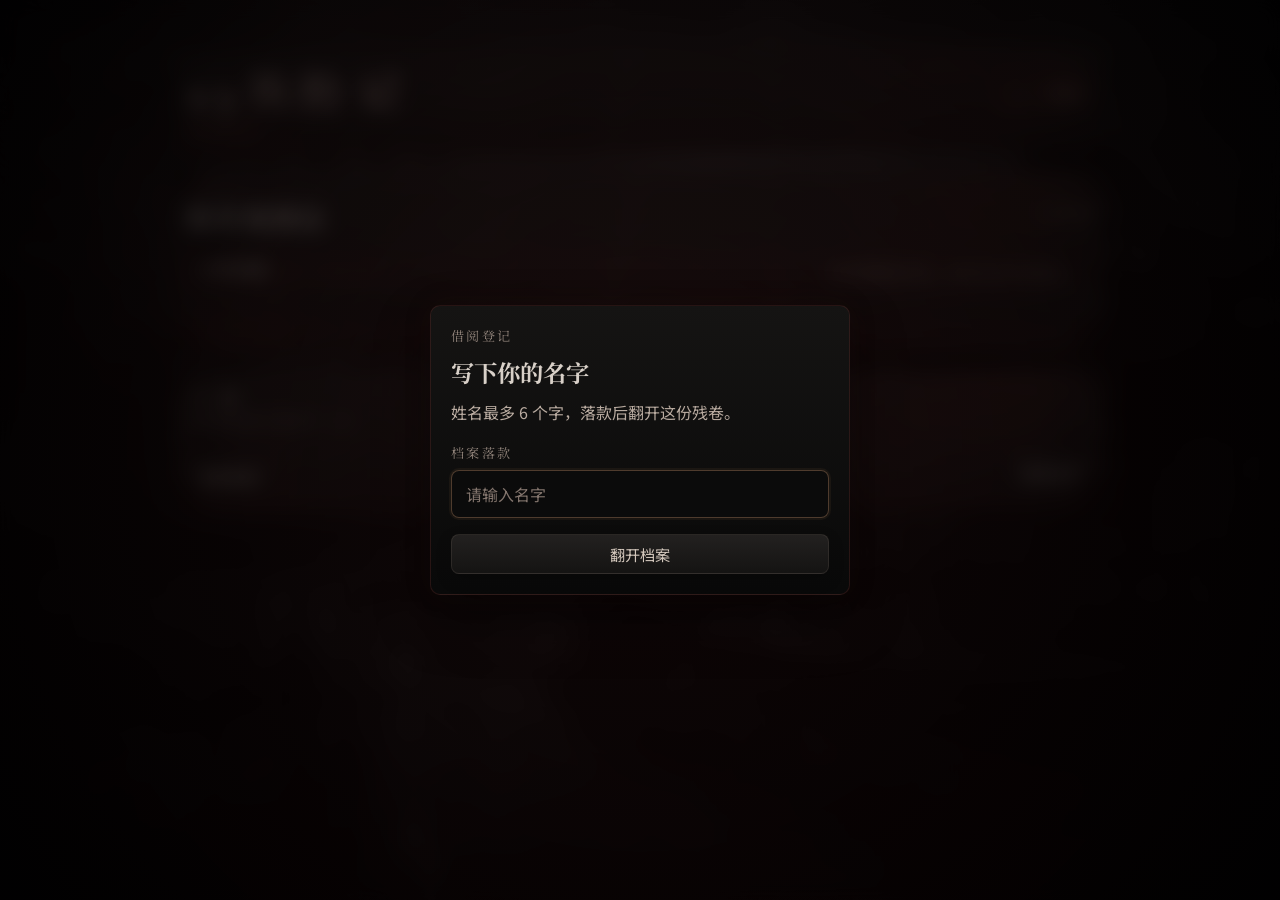
<file: cipher_game/index.html>
<!DOCTYPE html>
<html lang="zh-CN">
<head>
    <meta charset="UTF-8">
    <meta name="viewport" content="width=device-width, initial-scale=1.0">
    <title>sy历险记</title>
    <link rel="icon" href="data:,">
    <link rel="preconnect" href="https://fonts.googleapis.com">
    <link rel="preconnect" href="https://fonts.gstatic.com" crossorigin>
    <link href="https://fonts.googleapis.com/css2?family=Cormorant+Garamond:wght@500;600;700&family=JetBrains+Mono:wght@500;700&family=Noto+Sans+SC:wght@400;500;700;900&family=Noto+Serif+SC:wght@500;700;900&family=ZCOOL+XiaoWei&display=swap" rel="stylesheet">
    <link rel="stylesheet" href="styles.css">
</head>
<body>
    <div class="entry-modal is-visible" id="entryModal">
        <div class="entry-dialog">
            <p class="entry-kicker">借阅登记</p>
            <h2 class="entry-title">写下你的名字</h2>
            <p class="entry-copy">姓名最多 6 个字，落款后翻开这份残卷。</p>
            <label class="entry-field" for="playerNameInput">
                <span>档案落款</span>
                <input id="playerNameInput" type="text" maxlength="6" placeholder="请输入名字" autocomplete="off">
            </label>
            <p class="entry-error" id="nameError" hidden>请输入 1 到 6 个字。</p>
            <button class="secondary-btn entry-btn" id="startGameButton" type="button">翻开档案</button>
        </div>
    </div>

    <div class="game-shell">
        <header class="hero-panel">
            <div class="hero-minimal">
                <h1 class="hero-title" id="gameTitle" data-ghost="sy历险记">sy历险记</h1>
                <div class="chapter-pill">
                    <span class="chapter-pill-label">章节</span>
                    <strong class="chapter-pill-value" id="chapterValue">序章</strong>
                </div>
            </div>
        </header>

        <main class="game-panel">
            <section class="story-card" id="storyCard">
                <div class="story-topline">
                    <div>
                        <p class="story-node" id="sceneCode">NODE-00</p>
                        <h2 class="story-scene" id="sceneTitle">废弃观测站</h2>
                    </div>
                    <p class="story-location" id="locationText">北岸旧区</p>
                </div>

                <div class="speaker-bar">
                    <div>
                        <span class="speaker-name" id="speakerName">中控回路</span>
                        <span class="speaker-role" id="speakerRole">SYS / ARCHIVE</span>
                    </div>
                    <span class="story-statusline" id="statusLine">主终端重新供电，封存日志开始自检。</span>
                </div>

                <div class="dialogue-block" id="dialogueBlock"></div>

                <div class="cipher-card" id="cipherPanel" hidden>
                    <p class="cipher-label" id="cipherLabel">异常记录</p>
                    <pre class="cipher-text" id="cipherText"></pre>
                </div>

                <p class="story-note" id="storyNote"></p>
            </section>

            <section class="choices-card">
                <div class="choices-head">
                    <h3>下一步</h3>
                    <p id="choicesHint">从当前线索中选择下一步。</p>
                </div>
                <div class="choices-grid" id="choicesGrid"></div>
                <div class="footer-actions">
                    <button class="secondary-btn" id="restartButton" type="button">重新翻看</button>
                    <a class="secondary-btn" href="../index.html">返回主页</a>
                </div>
            </section>
        </main>
    </div>

    <script src="chapters/prologue.js"></script>
    <script src="chapters/chapter-01.js"></script>
    <script src="chapters/chapter-02.js"></script>
    <script src="chapters/chapter-03-pending.js"></script>
    <script src="story.js"></script>
    <script src="app.js"></script>
</body>
</html>
</file>
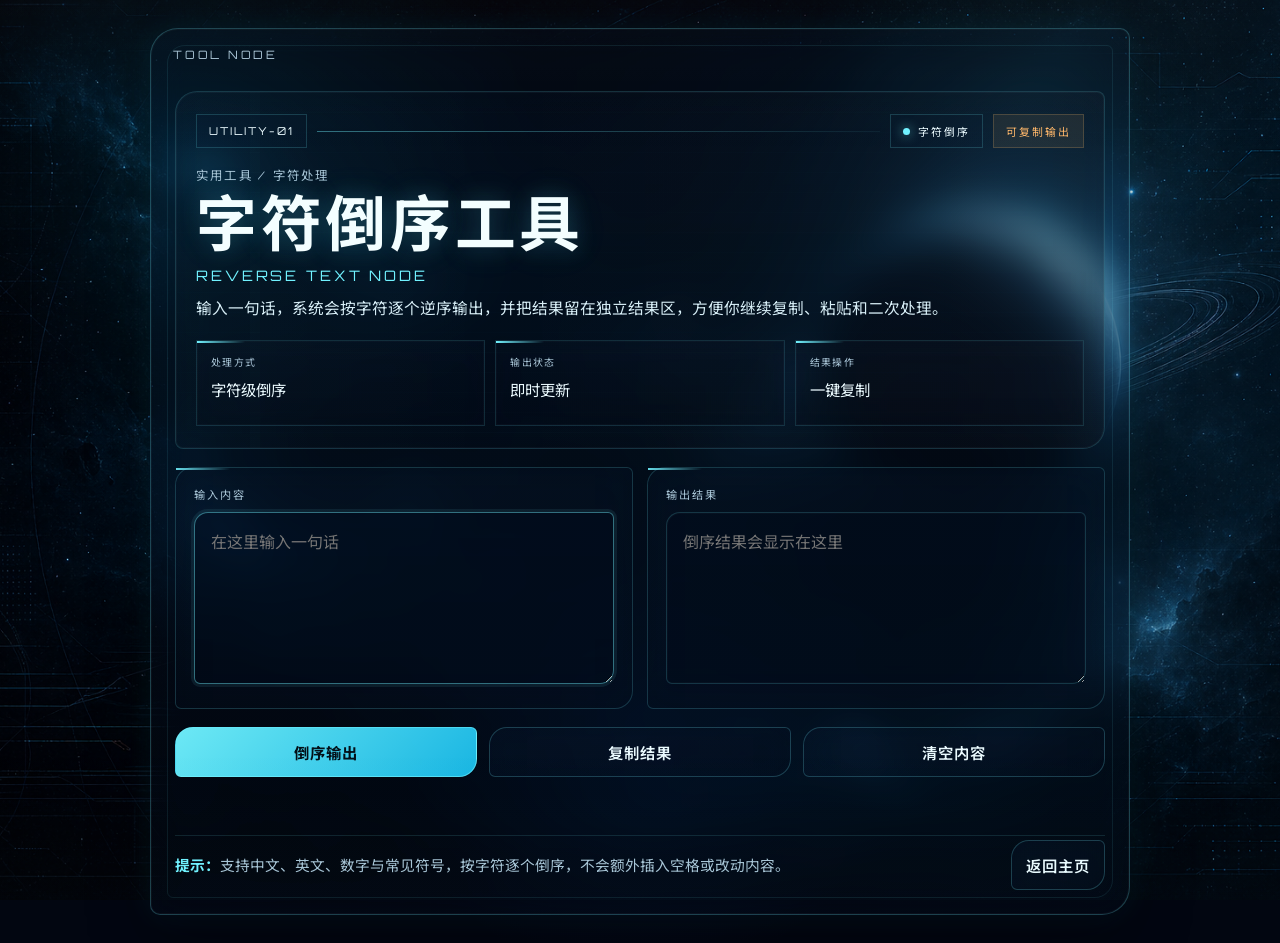
<file: tool/index.html>
<!DOCTYPE html>
<html lang="zh-CN">
<head>
    <meta charset="UTF-8">
    <meta name="viewport" content="width=device-width, initial-scale=1.0">
    <title>字符倒序工具</title>
    <link rel="preconnect" href="https://fonts.googleapis.com">
    <link rel="preconnect" href="https://fonts.gstatic.com" crossorigin>
    <link href="https://fonts.googleapis.com/css2?family=Orbitron:wght@500;700;800&family=Rajdhani:wght@500;600;700&family=JetBrains+Mono:wght@500;700&family=Noto+Sans+SC:wght@400;500;700;900&display=swap" rel="stylesheet">
    <style>
        :root {
            --bg-0: rgba(6, 16, 32, 0.26);
            --bg-1: rgba(10, 28, 52, 0.18);
            --panel: rgba(7, 20, 38, 0.22);
            --panel-strong: rgba(7, 20, 38, 0.3);
            --edge: rgba(113, 242, 255, 0.24);
            --edge-soft: rgba(113, 242, 255, 0.12);
            --text-main: #ebfbff;
            --text-soft: #a8c5d6;
            --accent: #71f2ff;
            --accent-2: #1dcfff;
            --success: #86ffbf;
            --warn: #ffb86b;
        }

        * {
            box-sizing: border-box;
        }

        body {
            margin: 0;
            min-height: 100vh;
            font-family: "Rajdhani", "Noto Sans SC", sans-serif;
            color: var(--text-main);
            background:
                radial-gradient(circle at 18% 18%, rgba(29, 207, 255, 0.08), transparent 24%),
                radial-gradient(circle at 82% 12%, rgba(113, 242, 255, 0.06), transparent 18%),
                radial-gradient(circle at 50% 78%, rgba(23, 105, 255, 0.07), transparent 26%),
                url('../images/bg1.png') center / cover no-repeat fixed;
            background-color: #020611;
            display: grid;
            place-items: center;
            padding: clamp(16px, 2.5vw, 28px);
            overflow-x: hidden;
        }

        body::before,
        body::after {
            content: "";
            position: fixed;
            inset: 0;
            pointer-events: none;
        }

        body::before {
            background:
                linear-gradient(rgba(113, 242, 255, 0.06) 1px, transparent 1px),
                linear-gradient(90deg, rgba(113, 242, 255, 0.06) 1px, transparent 1px);
            background-size: 76px 76px;
            opacity: 0.1;
            mask-image: radial-gradient(circle at center, black 35%, transparent 88%);
        }

        body::after {
            background: linear-gradient(180deg, rgba(255, 255, 255, 0.02), transparent 18%, transparent 82%, rgba(113, 242, 255, 0.015));
        }

        .shell {
            width: min(100%, 980px);
            position: relative;
            overflow: hidden;
            border-radius: 28px 10px 28px 10px;
            border: 1px solid var(--edge);
            background: linear-gradient(180deg, var(--bg-1), var(--bg-0));
            box-shadow:
                0 24px 60px rgba(0, 0, 0, 0.34),
                0 0 32px rgba(29, 207, 255, 0.08),
                inset 0 0 0 1px rgba(255, 255, 255, 0.03);
            backdrop-filter: blur(18px) saturate(1.08);
        }

        .shell::before {
            content: "TOOL NODE";
            position: absolute;
            top: 18px;
            left: 22px;
            font-family: "Orbitron", "Noto Sans SC", sans-serif;
            font-size: 0.72rem;
            letter-spacing: 0.24em;
            color: var(--text-soft);
        }

        .shell::after {
            content: "";
            position: absolute;
            inset: 16px;
            border: 1px solid rgba(113, 242, 255, 0.09);
            border-radius: 18px 6px 18px 6px;
            pointer-events: none;
        }

        .panel {
            position: relative;
            z-index: 1;
            padding: 62px 24px 24px;
            display: grid;
            gap: 18px;
        }

        .hero {
            position: relative;
            overflow: hidden;
            display: grid;
            gap: 18px;
            padding: 22px 20px;
            border-radius: 22px 8px 22px 8px;
            border: 1px solid rgba(113, 242, 255, 0.16);
            background:
                linear-gradient(180deg, rgba(7, 18, 34, 0.16), rgba(4, 10, 20, 0.22)),
                linear-gradient(90deg, rgba(113, 242, 255, 0.024), transparent 34%, rgba(255, 184, 107, 0.024) 100%);
            box-shadow: inset 0 0 0 1px rgba(255, 255, 255, 0.03);
            backdrop-filter: blur(16px);
        }

        .hero::before {
            content: "";
            position: absolute;
            inset: 0;
            background:
                linear-gradient(90deg, transparent 0 8%, rgba(113, 242, 255, 0.05) 8% 9%, transparent 9% 100%),
                linear-gradient(180deg, rgba(113, 242, 255, 0.03) 1px, transparent 1px);
            background-size: 100% 100%, 100% 20px;
            opacity: 0.38;
            pointer-events: none;
        }

        .hero > * {
            position: relative;
            z-index: 1;
        }

        .hero-hud {
            display: flex;
            align-items: center;
            gap: 10px;
            flex-wrap: wrap;
        }

        .hud-chip {
            display: inline-flex;
            align-items: center;
            gap: 8px;
            min-height: 34px;
            padding: 8px 12px;
            border: 1px solid rgba(113, 242, 255, 0.18);
            background: rgba(11, 30, 53, 0.22);
            color: var(--text-main);
            font-family: "Orbitron", "Noto Sans SC", sans-serif;
            font-size: 0.68rem;
            letter-spacing: 0.18em;
        }

        .hud-chip--live::before {
            content: "";
            width: 7px;
            height: 7px;
            border-radius: 50%;
            background: var(--accent);
            box-shadow: 0 0 12px rgba(113, 242, 255, 0.7);
        }

        .hud-chip--warn {
            color: var(--warn);
            border-color: rgba(255, 184, 107, 0.2);
            background: rgba(255, 184, 107, 0.08);
        }

        .hud-line {
            flex: 1;
            min-width: 70px;
            height: 1px;
            background: linear-gradient(90deg, rgba(113, 242, 255, 0.42), rgba(113, 242, 255, 0.06));
        }

        .hero-copy {
            display: grid;
            gap: 10px;
        }

        .kicker {
            margin: 0;
            color: var(--text-soft);
            font-family: "Orbitron", "Noto Sans SC", sans-serif;
            font-size: 0.78rem;
            letter-spacing: 0.18em;
        }

        h1 {
            margin: 0;
            font-family: "Orbitron", "Noto Sans SC", sans-serif;
            font-size: clamp(2.2rem, 4.8vw, 3.8rem);
            line-height: 0.98;
            letter-spacing: 0.06em;
            color: #f3feff;
            text-shadow:
                0 0 24px rgba(113, 242, 255, 0.2),
                0 0 40px rgba(29, 207, 255, 0.1);
        }

        .roman {
            margin: 2px 0 0;
            color: var(--accent);
            font-family: "Orbitron", "JetBrains Mono", monospace;
            font-size: 0.9rem;
            letter-spacing: 0.2em;
        }

        .desc {
            margin: 0;
            color: #d7eef6;
            font-family: "Noto Sans SC", sans-serif;
            line-height: 1.8;
            font-size: 0.98rem;
        }

        .meta-grid {
            display: grid;
            grid-template-columns: repeat(3, minmax(0, 1fr));
            gap: 10px;
        }

        .meta-card {
            position: relative;
            min-width: 0;
            min-height: 86px;
            padding: 14px 14px 12px;
            border: 1px solid rgba(113, 242, 255, 0.14);
            background: linear-gradient(180deg, rgba(9, 25, 44, 0.2), rgba(4, 11, 22, 0.28));
            box-shadow: inset 0 0 0 1px rgba(255, 255, 255, 0.02);
            backdrop-filter: blur(12px);
        }

        .meta-card::before {
            content: "";
            position: absolute;
            top: 0;
            left: 0;
            width: 48px;
            height: 2px;
            background: linear-gradient(90deg, var(--accent), transparent);
        }

        .meta-label {
            display: block;
            margin-bottom: 8px;
            color: var(--text-soft);
            font-family: "Orbitron", "Noto Sans SC", sans-serif;
            font-size: 0.62rem;
            letter-spacing: 0.14em;
            line-height: 1.5;
        }

        .meta-value {
            display: block;
            color: var(--text-main);
            font-family: "Noto Sans SC", sans-serif;
            font-size: 0.96rem;
            line-height: 1.45;
        }

        .workspace {
            display: grid;
            grid-template-columns: repeat(2, minmax(0, 1fr));
            gap: 14px;
        }

        .card {
            position: relative;
            min-width: 0;
            padding: 18px;
            border-radius: 18px 6px 18px 6px;
            border: 1px solid rgba(113, 242, 255, 0.18);
            background: linear-gradient(180deg, rgba(8, 24, 45, 0.2), rgba(4, 13, 27, 0.3));
            backdrop-filter: blur(14px);
        }

        .card::before {
            content: "";
            position: absolute;
            top: 0;
            left: 0;
            width: 54px;
            height: 2px;
            background: linear-gradient(90deg, rgba(113, 242, 255, 0.9), transparent);
        }

        .card-label {
            display: block;
            margin-bottom: 10px;
            color: var(--text-soft);
            font-family: "Orbitron", "Noto Sans SC", sans-serif;
            font-size: 0.7rem;
            letter-spacing: 0.18em;
        }

        textarea {
            width: 100%;
            min-height: 172px;
            resize: vertical;
            border: 1px solid rgba(113, 242, 255, 0.18);
            border-radius: 14px 6px 14px 6px;
            background: rgba(3, 12, 24, 0.22);
            color: var(--text-main);
            padding: 14px 16px;
            font-family: "Noto Sans SC", sans-serif;
            font-size: 1rem;
            line-height: 1.75;
            outline: none;
            box-shadow: inset 0 0 0 1px rgba(255, 255, 255, 0.02);
        }

        textarea[readonly] {
            background: rgba(3, 12, 24, 0.3);
        }

        textarea:focus {
            border-color: rgba(113, 242, 255, 0.44);
            box-shadow: 0 0 0 3px rgba(113, 242, 255, 0.08);
        }

        .actions {
            display: grid;
            grid-template-columns: repeat(3, minmax(0, 1fr));
            gap: 12px;
        }

        button,
        .back-link {
            display: inline-flex;
            justify-content: center;
            align-items: center;
            min-height: 50px;
            padding: 11px 14px;
            border: 1px solid rgba(113, 242, 255, 0.22);
            border-radius: 18px 6px 18px 6px;
            background: linear-gradient(135deg, rgba(10, 29, 53, 0.24), rgba(5, 15, 31, 0.34));
            color: var(--text-main);
            font-family: "Noto Sans SC", sans-serif;
            font-size: 0.96rem;
            font-weight: 600;
            letter-spacing: 0.06em;
            cursor: pointer;
            text-decoration: none;
            backdrop-filter: blur(14px);
            transition: transform 0.2s ease, border-color 0.2s ease, background 0.2s ease, box-shadow 0.2s ease;
        }

        button:hover,
        .back-link:hover {
            transform: translateY(-2px);
            border-color: rgba(113, 242, 255, 0.42);
            background: linear-gradient(135deg, rgba(10, 29, 53, 0.32), rgba(5, 15, 31, 0.44));
            box-shadow: 0 12px 24px rgba(0, 0, 0, 0.22);
        }

        .button-primary {
            color: #031018;
            background: linear-gradient(135deg, rgba(113, 242, 255, 0.96), rgba(29, 207, 255, 0.88));
            border-color: rgba(113, 242, 255, 0.56);
            font-weight: 700;
        }

        .button-primary:hover {
            background: linear-gradient(135deg, #90f7ff, #46dbff);
        }

        .status {
            min-height: 1.5em;
            padding: 0 4px;
            color: var(--success);
            font-family: "Noto Sans SC", sans-serif;
            font-size: 0.94rem;
        }

        .footer {
            display: flex;
            justify-content: space-between;
            align-items: center;
            gap: 12px;
            flex-wrap: wrap;
            padding-top: 4px;
            border-top: 1px solid var(--edge-soft);
        }

        .tips {
            margin: 0;
            color: var(--text-soft);
            font-family: "Noto Sans SC", sans-serif;
            font-size: 0.92rem;
            line-height: 1.75;
        }

        .tips strong {
            color: var(--accent);
            font-weight: 700;
        }

        @media (max-width: 800px) {
            .meta-grid {
                grid-template-columns: repeat(2, minmax(0, 1fr));
            }
        }

        @media (max-width: 700px) {
            .workspace,
            .actions {
                grid-template-columns: 1fr;
            }

            .hud-line {
                display: none;
            }
        }

        @media (max-width: 640px) {
            body {
                padding: 14px;
            }

            .shell::before {
                top: 16px;
                left: 18px;
                font-size: 0.64rem;
            }

            .panel {
                padding: 56px 16px 16px;
            }

            .hero,
            .card {
                padding: 16px;
            }

            h1 {
                font-size: clamp(2rem, 12vw, 3rem);
            }

            .roman {
                font-size: 0.8rem;
                letter-spacing: 0.16em;
            }

            .meta-grid {
                grid-template-columns: 1fr;
            }

            textarea {
                min-height: 140px;
            }

            .footer {
                align-items: stretch;
            }

            .back-link {
                width: 100%;
            }
        }
    </style>
</head>
<body>
    <main class="shell">
        <section class="panel">
            <div class="hero">
                <div class="hero-hud">
                    <span class="hud-chip">UTILITY-01</span>
                    <span class="hud-line" aria-hidden="true"></span>
                    <span class="hud-chip hud-chip--live">字符倒序</span>
                    <span class="hud-chip hud-chip--warn">可复制输出</span>
                </div>
                <div class="hero-copy">
                    <p class="kicker">实用工具 / 字符处理</p>
                    <h1>字符倒序工具</h1>
                    <p class="roman">REVERSE TEXT NODE</p>
                    <p class="desc">输入一句话，系统会按字符逐个逆序输出，并把结果留在独立结果区，方便你继续复制、粘贴和二次处理。</p>
                </div>
                <div class="meta-grid">
                    <div class="meta-card">
                        <span class="meta-label">处理方式</span>
                        <span class="meta-value">字符级倒序</span>
                    </div>
                    <div class="meta-card">
                        <span class="meta-label">输出状态</span>
                        <span class="meta-value">即时更新</span>
                    </div>
                    <div class="meta-card">
                        <span class="meta-label">结果操作</span>
                        <span class="meta-value">一键复制</span>
                    </div>
                </div>
            </div>

            <div class="workspace">
                <section class="card">
                    <label class="card-label" for="sourceText">输入内容</label>
                    <textarea id="sourceText" placeholder="在这里输入一句话"></textarea>
                </section>

                <section class="card">
                    <label class="card-label" for="resultText">输出结果</label>
                    <textarea id="resultText" readonly placeholder="倒序结果会显示在这里"></textarea>
                </section>
            </div>

            <div class="actions">
                <button id="reverseButton" class="button-primary" type="button">倒序输出</button>
                <button id="copyButton" type="button">复制结果</button>
                <button id="clearButton" type="button">清空内容</button>
            </div>

            <div id="statusText" class="status" aria-live="polite"></div>

            <div class="footer">
                <p class="tips"><strong>提示：</strong>支持中文、英文、数字与常见符号，按字符逐个倒序，不会额外插入空格或改动内容。</p>
                <a class="back-link" href="../index.html">返回主页</a>
            </div>
        </section>
    </main>

    <script>
        const sourceText = document.getElementById('sourceText');
        const resultText = document.getElementById('resultText');
        const statusText = document.getElementById('statusText');
        const reverseButton = document.getElementById('reverseButton');
        const copyButton = document.getElementById('copyButton');
        const clearButton = document.getElementById('clearButton');

        function reverseCharacters(text) {
            return Array.from(text).reverse().join('');
        }

        function updateResult() {
            resultText.value = reverseCharacters(sourceText.value);
            statusText.textContent = '';
        }

        async function copyResult() {
            if (!resultText.value) {
                statusText.textContent = '当前没有可复制的结果。';
                return;
            }

            try {
                if (navigator.clipboard && window.isSecureContext) {
                    await navigator.clipboard.writeText(resultText.value);
                } else {
                    resultText.focus();
                    resultText.select();
                    document.execCommand('copy');
                }
                statusText.textContent = '结果已复制。';
            } catch (error) {
                statusText.textContent = '复制失败，请手动选择结果后复制。';
            }
        }

        reverseButton.addEventListener('click', updateResult);
        copyButton.addEventListener('click', copyResult);
        clearButton.addEventListener('click', () => {
            sourceText.value = '';
            resultText.value = '';
            statusText.textContent = '';
            sourceText.focus();
        });

        sourceText.addEventListener('input', updateResult);
        sourceText.focus();
    </script>
</body>
</html>
</file>
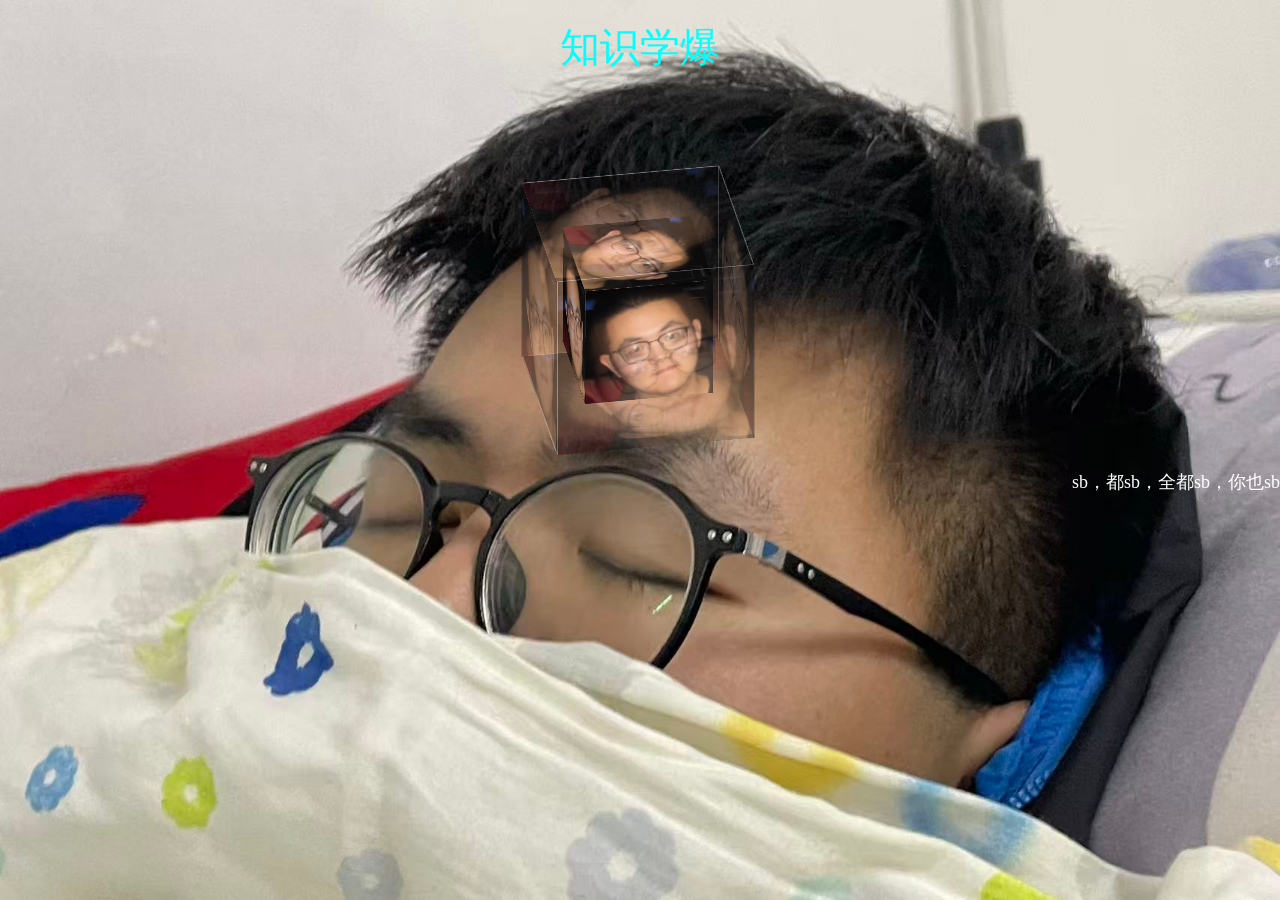
<file: Web/008/index.html>
<!DOCTYPE html>
<html lang="zh-ch">

<head>
	<meta charset="UTF-8">
	<meta name="viewport" content="width=device-width, initial-scale=1.0, maximum-scale=1.0, user-scalable=no">
	<title>gjy宝宝</title>
	<meta name="language" content="zh-CN">
	<meta name="github" content="https://github.com/sun0225SUN/Awesome-Love-Code">
	<meta name="describe" content="收集不易，您的star是我坚持的动力，同时也欢迎各位PR哦! ">
	<link rel="icon" type="image/x-icon" href="https://cdn.jsdelivr.net/gh/sun0225SUN/photos/img/20210715233345.png">
	<link rel="stylesheet" href="./css/program.css">
</head>

<body>
	<div class="title">
		知识学爆
	</div>
	<audio autoplay="autopaly" loop="loop" id="audios" preload="auto">
		<source src="http://music.163.com/song/media/outer/url?id=1428948873.mp3" />
	</audio>
	<div class="cube">
		<!-- 外层立方体 -->
		<div class="outer-cube">
			<div class="outer-top">
				<img src="images/1.png" />
			</div>
			<div class="outer-bottom">
				<img src="images/1.png" />
			</div>
			<div class="outer-front">
				<img src="images/1.png" />
			</div>
			<div class="outer-back">
				<img src="images/1.png" />
			</div>
			<div class="outer-left">
				<img src="images/1.png" />
			</div>
			<div class="outer-right">
				<img src="images/1.png" />
			</div>
		</div>
		<!-- 内层立方体 -->
		<div class="inner-cube">
			<div class="inner-top">
				<img src="images/1.png" />
			</div>
			<div class="inner-bottom">
				<img src="images/1.png" />
			</div>
			<div class="inner-front">
				<img src="images/1.png" />
			</div>
			<div class="inner-back">
				<img src="images/1.png" />
			</div>
			<div class="inner-left">
				<img src="images/1.png" />
			</div>
			<div class="inner-right">
				<img src="images/1.png" />
			</div>
		</div>
	</div>
	<div>
		<div class="message">
			<div class="tip">
				sb，都sb，全都sb，你也sb
			</div>
		</div>
	</div>
</body>

</html>
</file>
<file: cipher_game/styles.css>
:root {
    --bg-base: #020202;
    --page-bg-image: url("../images/sy-lixianji-bg.webp");
    --bg-deep: rgba(10, 10, 10, 0.88);
    --panel: rgba(24, 23, 22, 0.9);
    --panel-strong: rgba(12, 11, 10, 0.96);
    --line: rgba(91, 76, 67, 0.34);
    --line-strong: rgba(145, 58, 54, 0.5);
    --text-main: #d8d0c8;
    --text-soft: #8e8178;
    --accent: #b04b46;
    --accent-strong: #d66a63;
    --warn: #b19277;
    --success: #bca899;
    --shadow-red: rgba(81, 18, 18, 0.22);
}

* {
    box-sizing: border-box;
}

body {
    margin: 0;
    min-height: 100vh;
    position: relative;
    isolation: isolate;
    font-family: "Noto Sans SC", sans-serif;
    color: var(--text-main);
    background-color: var(--bg-base);
    padding: clamp(12px, 2vw, 26px);
}

body.modal-open {
    overflow: hidden;
}

body::before,
body::after {
    content: "";
    position: fixed;
    inset: 0;
    pointer-events: none;
}

body::before {
    background:
        radial-gradient(circle at 20% 16%, rgba(75, 18, 18, 0.14), transparent 30%),
        radial-gradient(circle at 82% 10%, rgba(25, 25, 25, 0.42), transparent 24%),
        linear-gradient(180deg, rgba(9, 9, 9, 0.58), rgba(3, 3, 3, 0.82)),
        var(--page-bg-image) center / cover no-repeat;
    z-index: -2;
}

body::after {
    background:
        radial-gradient(circle at center, transparent 28%, rgba(0, 0, 0, 0.82) 100%),
        linear-gradient(180deg, rgba(255, 255, 255, 0.01), transparent 18%, transparent 82%, rgba(98, 22, 22, 0.1)),
        radial-gradient(circle at 50% 42%, rgba(22, 22, 22, 0.34), transparent 60%),
        repeating-linear-gradient(180deg, rgba(255, 255, 255, 0.008) 0 1px, transparent 1px 6px);
    opacity: 1;
    mix-blend-mode: normal;
    z-index: -1;
}

.game-shell {
    position: relative;
    width: min(100%, 980px);
    margin: 0 auto;
    padding: clamp(10px, 2vw, 18px);
    border: none;
    border-radius: 0;
    background: transparent;
    box-shadow: none;
    backdrop-filter: none;
    overflow: visible;
}

.game-shell::before {
    content: "";
    position: absolute;
    inset: 0;
    pointer-events: none;
    background:
        radial-gradient(circle at 18% 12%, rgba(88, 56, 32, 0.08), transparent 18%),
        radial-gradient(circle at 84% 78%, rgba(52, 27, 16, 0.16), transparent 24%);
    opacity: 0.5;
}

.entry-modal {
    position: fixed;
    inset: 0;
    z-index: 50;
    display: none;
    align-items: center;
    justify-content: center;
    padding: 18px;
    background:
        radial-gradient(circle at center, rgba(62, 16, 14, 0.18), rgba(0, 0, 0, 0.64)),
        rgba(4, 2, 4, 0.58);
    backdrop-filter: blur(10px) saturate(0.8);
}

.entry-modal.is-visible {
    display: flex;
}

.entry-dialog {
    width: min(100%, 420px);
    padding: 20px;
    border: 1px solid rgba(110, 49, 45, 0.3);
    border-radius: 10px;
    background:
        linear-gradient(180deg, rgba(22, 21, 20, 0.95), rgba(9, 9, 9, 0.98)),
        linear-gradient(90deg, rgba(116, 32, 32, 0.08), transparent 30%, transparent 74%, rgba(54, 26, 26, 0.08));
    box-shadow:
        0 24px 54px rgba(0, 0, 0, 0.46),
        0 0 28px rgba(56, 28, 18, 0.14);
}

.entry-kicker,
.entry-field span,
.chapter-pill-label {
    margin: 0;
    color: var(--text-soft);
    font-family: "Cormorant Garamond", "Noto Serif SC", serif;
    font-size: 0.82rem;
    letter-spacing: 0.18em;
}

.entry-title {
    margin: 10px 0 0;
    font-family: "Noto Serif SC", serif;
    font-size: 1.46rem;
}

.entry-copy {
    margin: 10px 0 0;
    color: #b9aba0;
    line-height: 1.7;
}

.entry-field {
    display: grid;
    gap: 8px;
    margin-top: 16px;
}

.entry-field input {
    width: 100%;
    min-height: 48px;
    padding: 0 14px;
    border: 1px solid rgba(97, 82, 73, 0.28);
    border-radius: 8px;
    background: rgba(12, 12, 12, 0.88);
    color: var(--text-main);
    font: inherit;
    font-size: 1rem;
    outline: none;
}

.entry-field input:focus {
    border-color: rgba(173, 127, 94, 0.42);
    box-shadow: 0 0 0 2px rgba(110, 79, 54, 0.14);
}

.entry-field input::placeholder {
    color: rgba(188, 168, 156, 0.68);
}

.entry-error {
    margin: 10px 0 0;
    color: #ff8277;
    font-size: 0.9rem;
}

.entry-btn {
    margin-top: 16px;
    width: 100%;
}

.game-shell::after {
    content: none;
}

.hero-panel,
.story-card,
.choices-card {
    position: relative;
    color: var(--text-main);
    border: 1px solid rgba(89, 79, 72, 0.2);
    clip-path: polygon(0 2.4%, 2.4% 0.8%, 6.8% 1.8%, 12.4% 0.2%, 18% 1.6%, 24.8% 0, 33% 2%, 44% 0.4%, 56% 1.8%, 69% 0.2%, 80.8% 2.2%, 92% 0.4%, 100% 2.8%, 99.1% 10.5%, 100% 19%, 98.8% 31%, 100% 44%, 98.6% 56%, 100% 69%, 98.9% 82%, 100% 94%, 96.8% 100%, 87% 98.8%, 75% 100%, 63% 98.6%, 50% 100%, 38% 98.4%, 26% 100%, 15% 98.7%, 5% 100%, 0 96.8%, 1.1% 85%, 0 72%, 1.2% 60%, 0 47%, 1.1% 34%, 0 21%, 0.8% 11%);
    background:
        linear-gradient(180deg, rgba(38, 36, 34, 0.96), rgba(24, 23, 22, 0.98)),
        linear-gradient(90deg, rgba(125, 42, 42, 0.06), transparent 20%, transparent 80%, rgba(49, 44, 40, 0.08)),
        radial-gradient(circle at 80% 20%, rgba(114, 29, 29, 0.08), transparent 16%),
        radial-gradient(circle at 14% 82%, rgba(74, 49, 29, 0.05), transparent 22%);
    box-shadow:
        0 18px 34px rgba(0, 0, 0, 0.42),
        0 2px 0 rgba(30, 26, 24, 0.22),
        inset 0 0 0 1px rgba(255, 255, 255, 0.02),
        inset 0 0 48px rgba(0, 0, 0, 0.28);
    backdrop-filter: none;
}

.hero-panel {
    padding: 16px 18px;
    border-radius: 4px;
    transform: rotate(-0.5deg);
}

.hero-minimal {
    display: flex;
    align-items: center;
    justify-content: space-between;
    gap: 14px;
    flex-wrap: wrap;
}

.chapter-pill {
    display: inline-flex;
    align-items: center;
    gap: 10px;
    min-height: 38px;
    padding: 8px 12px;
    border: 1px solid rgba(140, 53, 49, 0.34);
    border-radius: 999px;
    background: rgba(116, 37, 37, 0.12);
    box-shadow:
        inset 0 0 12px rgba(140, 58, 46, 0.05),
        0 0 0 2px rgba(133, 57, 47, 0.05);
}

.chapter-pill-value {
    font-size: 1rem;
    line-height: 1;
    font-family: "Cormorant Garamond", "Noto Serif SC", serif;
    color: #cfbbb0;
}

.hero-panel {
    margin-top: 4px;
}

.hero-bar,
.speaker-bar,
.story-topline,
.footer-actions {
    display: flex;
    align-items: center;
    justify-content: space-between;
    gap: 12px;
    flex-wrap: wrap;
}

.story-node,
.cipher-label,
.speaker-role {
    margin: 0;
    font-family: "Cormorant Garamond", "Noto Serif SC", serif;
    letter-spacing: 0.14em;
}

.hero-title {
    margin: 0;
    position: relative;
    font-family: "ZCOOL XiaoWei", "Noto Serif SC", serif;
    font-size: clamp(2rem, 4.6vw, 3rem);
    font-weight: 400;
    line-height: 1.04;
    letter-spacing: 0.12em;
    color: #d9c9c0;
    text-shadow:
        0 1px 0 rgba(0, 0, 0, 0.58),
        0 2px 10px rgba(0, 0, 0, 0.2),
        0 0 18px rgba(119, 27, 27, 0.18);
}

.hero-title::before {
    content: attr(data-ghost);
    position: absolute;
    inset: 0;
    color: rgba(153, 42, 42, 0.18);
    transform: translate(2px, 1px) rotate(-1.2deg);
    pointer-events: none;
    mix-blend-mode: screen;
}

.hero-title::after {
    content: "机密封存";
    display: block;
    margin-top: 6px;
    color: rgba(174, 82, 72, 0.82);
    font-family: "Cormorant Garamond", "Noto Serif SC", serif;
    font-size: clamp(0.72rem, 1.6vw, 0.9rem);
    font-weight: 600;
    letter-spacing: 0.34em;
    text-shadow: none;
}

.hero-panel::after {
    content: "已封";
    position: absolute;
    right: 18px;
    top: 16px;
    padding: 6px 10px;
    border: 2px solid rgba(150, 42, 42, 0.54);
    border-radius: 999px;
    color: rgba(170, 48, 48, 0.8);
    font-family: "Noto Serif SC", serif;
    font-size: 0.86rem;
    font-weight: 700;
    letter-spacing: 0.18em;
    transform: rotate(9deg);
    opacity: 0.78;
    box-shadow: inset 0 0 0 1px rgba(255, 255, 255, 0.02);
}

.game-panel {
    display: grid;
    gap: 14px;
    margin-top: 14px;
}

.story-card,
.choices-card {
    padding: 16px;
    border-radius: 4px;
    overflow: hidden;
}

.story-card {
    transform: rotate(0.35deg);
}

.choices-card {
    transform: rotate(-0.3deg);
}

.story-card::before,
.choices-card::before,
.hero-panel::before {
    content: "";
    position: absolute;
    inset: 0;
    pointer-events: none;
    background:
        radial-gradient(circle at 16px 16px, rgba(12, 12, 12, 0.62) 0 4px, transparent 5px),
        radial-gradient(circle at calc(100% - 18px) 20px, rgba(12, 12, 12, 0.46) 0 3px, transparent 4px),
        linear-gradient(180deg, rgba(255, 255, 255, 0.03), transparent 16%, transparent 82%, rgba(105, 21, 21, 0.12)),
        linear-gradient(102deg, transparent 0 47%, rgba(141, 126, 114, 0.08) 48%, transparent 49%),
        linear-gradient(84deg, transparent 0 63%, rgba(87, 75, 68, 0.1) 64%, transparent 65%),
        radial-gradient(circle at 82% 18%, rgba(120, 26, 26, 0.18), transparent 20%),
        radial-gradient(circle at 18% 76%, rgba(38, 38, 38, 0.2), transparent 26%),
        radial-gradient(circle at 8% 88%, rgba(92, 34, 34, 0.24), transparent 10%),
        radial-gradient(circle at 92% 10%, rgba(73, 31, 24, 0.22), transparent 10%),
        radial-gradient(circle at 34% 28%, rgba(74, 61, 47, 0.18), transparent 13%),
        radial-gradient(circle at 72% 74%, rgba(40, 40, 40, 0.22), transparent 14%),
        repeating-linear-gradient(0deg, rgba(255, 255, 255, 0.016) 0 1px, transparent 1px 8px);
    opacity: 0.78;
}

.story-card::after,
.choices-card::after {
    content: "";
    position: absolute;
    inset: 0;
    pointer-events: none;
    background:
        radial-gradient(circle at 0 0, rgba(0, 0, 0, 0.84) 0 28px, rgba(91, 42, 24, 0.3) 29px, transparent 36px),
        radial-gradient(circle at 100% 0, rgba(0, 0, 0, 0.78) 0 24px, rgba(91, 42, 24, 0.22) 25px, transparent 32px),
        radial-gradient(circle at 0 100%, rgba(0, 0, 0, 0.72) 0 30px, rgba(88, 31, 25, 0.28) 31px, transparent 40px),
        radial-gradient(circle at 100% 100%, rgba(0, 0, 0, 0.84) 0 34px, rgba(88, 31, 25, 0.24) 35px, transparent 44px),
        radial-gradient(circle at 4% 48%, rgba(0, 0, 0, 0.4) 0 12px, transparent 18px),
        radial-gradient(circle at 96% 54%, rgba(0, 0, 0, 0.38) 0 10px, transparent 16px),
        linear-gradient(90deg, transparent 0 11%, rgba(164, 60, 60, 0.14) 11.4%, transparent 11.8%),
        linear-gradient(92deg, transparent 0 64%, rgba(200, 74, 74, 0.14) 64.4%, transparent 64.8%),
        linear-gradient(165deg, transparent 0 62%, rgba(128, 32, 32, 0.18) 63%, transparent 64%),
        linear-gradient(18deg, transparent 0 48%, rgba(88, 20, 20, 0.14) 49%, transparent 50%),
        radial-gradient(circle at 88% 12%, rgba(101, 32, 24, 0.12), transparent 12%),
        radial-gradient(circle at 10% 88%, rgba(66, 43, 24, 0.08), transparent 16%);
    opacity: 0.9;
    filter: blur(9px);
    animation: none;
}

.story-node {
    color: var(--accent);
    font-size: 0.82rem;
    text-shadow: none;
    opacity: 0.88;
    position: relative;
}

.story-node::after {
    content: "";
    position: absolute;
    left: -2px;
    right: 4px;
    top: 54%;
    height: 2px;
    background: rgba(146, 52, 45, 0.52);
    transform: rotate(-1.2deg);
    opacity: 0.7;
}

.story-scene {
    margin: 4px 0 0;
    font-family: "Noto Serif SC", serif;
    font-size: clamp(1.26rem, 2.5vw, 1.72rem);
    line-height: 1.22;
    color: #ddd2c9;
}

.story-location,
.story-statusline,
.choices-head p {
    margin: 0;
    color: #85776e;
    font-size: 0.92rem;
}

.speaker-bar {
    margin-top: 12px;
    padding: 10px 12px;
    border: none;
    border-left: 3px solid rgba(146, 52, 45, 0.42);
    border-radius: 0;
    background: rgba(112, 28, 28, 0.08);
    position: relative;
}

.speaker-bar::after {
    content: "";
    position: absolute;
    right: 8px;
    top: 50%;
    width: 72px;
    height: 1px;
    background: linear-gradient(90deg, transparent, rgba(155, 51, 51, 0.46), transparent);
    transform: rotate(-4deg);
}

.speaker-name {
    font-family: "Noto Serif SC", serif;
    font-size: 1.04rem;
    font-weight: 700;
}

.speaker-role {
    margin-left: 8px;
    color: var(--accent);
    font-size: 0.78rem;
}

.dialogue-block {
    display: grid;
    gap: 10px;
    margin-top: 14px;
    cursor: default;
}

.dialogue-block.is-typing,
.story-card.is-typing {
    cursor: pointer;
}

.dialogue-block p,
.story-note {
    margin: 0;
    font-family: "Noto Serif SC", serif;
    font-size: 0.98rem;
    line-height: 1.9;
    color: #d5ccc4;
    word-break: break-word;
}

.dialogue-block p,
.story-note,
.cipher-text {
    animation: none;
}

.typewriter-shell {
    display: grid;
    width: 100%;
}

.typewriter-shell > * {
    grid-area: 1 / 1;
}

.typewriter-ghost {
    visibility: hidden;
    user-select: none;
    pointer-events: none;
}

.typewriter-live {
    min-width: 0;
    white-space: inherit;
}

.inline-strong {
    font-weight: 900;
    font-size: 1.08em;
    letter-spacing: 0.03em;
    color: #e4d2bf;
    text-shadow: 0 0 12px rgba(132, 45, 45, 0.12);
}

.inline-em {
    font-style: italic;
    color: #b39a92;
}

.inline-error-flag {
    display: inline-block;
    margin-right: 0.16em;
    padding: 0 0.36em;
    border: 1px solid rgba(179, 99, 78, 0.32);
    border-radius: 999px;
    background: rgba(78, 24, 18, 0.44);
    color: #e2a7a0;
    font-size: 0.82em;
    font-weight: 700;
    letter-spacing: 0.08em;
    vertical-align: 0.04em;
    text-shadow: 0 0 10px rgba(160, 36, 28, 0.28);
}

.inline-error {
    color: #d88f86;
    text-shadow: 0 0 10px rgba(92, 34, 24, 0.16);
}

.inline-error.inline-em,
.inline-error .inline-em {
    color: #ff8c86;
}

.cipher-text .inline-strong,
.choice-main .inline-strong,
.choice-sub .inline-strong {
    font-size: 1.14em;
}

.typed-line::after {
    content: "";
    display: inline-block;
    width: 0.52em;
    height: 1.02em;
    margin-left: 6px;
    vertical-align: -0.12em;
    background: rgba(183, 73, 73, 0.84);
    box-shadow: 0 0 12px rgba(111, 22, 22, 0.3);
    animation: blink-caret 0.66s steps(1) infinite;
}

.cipher-card {
    margin-top: 14px;
    padding: 12px;
    border: 1px dashed rgba(146, 60, 54, 0.42);
    background:
        linear-gradient(180deg, rgba(41, 37, 35, 0.94), rgba(27, 25, 24, 0.96)),
        radial-gradient(circle at 86% 18%, rgba(124, 37, 37, 0.16), transparent 18%),
        radial-gradient(circle at 20% 80%, rgba(54, 54, 54, 0.16), transparent 18%);
    border-radius: 2px;
    box-shadow:
        inset 0 0 0 1px rgba(255, 248, 238, 0.14),
        inset 0 0 30px rgba(0, 0, 0, 0.22);
    clip-path: polygon(0 2%, 6% 0, 18% 1.4%, 34% 0.2%, 49% 1.6%, 67% 0.3%, 84% 1.4%, 100% 0, 99% 16%, 100% 36%, 98.8% 58%, 100% 80%, 97.6% 100%, 84% 99.1%, 64% 100%, 42% 98.8%, 20% 100%, 3% 98.8%, 0 95%, 0.8% 76%, 0 52%, 0.7% 30%, 0 15%);
}

.cipher-label {
    display: inline-block;
    color: #c75b52;
    font-size: 0.76rem;
    padding: 2px 8px;
    border: 1px solid rgba(171, 65, 58, 0.36);
    border-radius: 999px;
    background: rgba(143, 64, 52, 0.12);
}

.cipher-text {
    margin: 8px 0 0;
    white-space: pre-wrap;
    word-break: break-word;
    font-family: "Noto Serif SC", serif;
    font-size: 0.95rem;
    line-height: 1.78;
    color: #d1c4b7;
    text-shadow: none;
}

.story-note {
    margin-top: 12px;
    padding: 10px 12px;
    border-left: 3px solid rgba(148, 59, 53, 0.42);
    background: rgba(112, 28, 28, 0.08);
    color: #cdbfb3;
}

.choices-head {
    display: grid;
    gap: 4px;
    margin-bottom: 12px;
}

.choices-head h3 {
    margin: 0;
    font-family: "ZCOOL XiaoWei", "Noto Serif SC", serif;
    font-size: 1.04rem;
    letter-spacing: 0.06em;
    color: #d2c4ba;
}

.choices-grid {
    display: grid;
    gap: 10px;
}

.choices-grid.is-waiting {
    opacity: 0.44;
    pointer-events: none;
}

.choice-btn,
.secondary-btn {
    appearance: none;
    border: 1px solid rgba(89, 79, 72, 0.32);
    background:
        linear-gradient(180deg, rgba(36, 34, 33, 0.96), rgba(21, 20, 19, 0.98)),
        linear-gradient(90deg, rgba(120, 32, 32, 0.06), transparent 24%, rgba(49, 44, 40, 0.08));
    color: #d3c7bc;
    text-decoration: none;
    transition: transform 0.16s ease, border-color 0.16s ease, box-shadow 0.16s ease, background 0.16s ease;
    box-shadow: 0 6px 16px rgba(0, 0, 0, 0.2);
}

.choice-btn {
    position: relative;
    width: 100%;
    padding: 12px 14px;
    text-align: left;
    cursor: pointer;
    border-radius: 8px;
    overflow: hidden;
    isolation: isolate;
}

.choice-btn::before,
.secondary-btn::before {
    content: none;
}

.choice-btn::after,
.secondary-btn::after {
    content: none;
}

.choice-btn:hover,
.secondary-btn:hover {
    transform: translateY(-1px) rotate(-0.2deg);
    border-color: var(--line-strong);
    box-shadow: 0 10px 20px rgba(44, 28, 18, 0.16);
}

.choice-btn:hover .choice-main,
.choice-btn:hover .choice-sub {
    animation: none;
}

.choice-main {
    display: block;
    font-size: 1rem;
    font-weight: 700;
    line-height: 1.45;
    word-break: break-word;
    font-family: "Noto Serif SC", serif;
}

.choice-sub {
    display: block;
    margin-top: 4px;
    color: #948780;
    font-size: 0.86rem;
    line-height: 1.45;
    word-break: break-word;
}

.choice-btn[data-tone="alert"] {
    border-color: rgba(168, 121, 68, 0.34);
}

.choice-btn[data-tone="risk"] {
    border-color: rgba(159, 70, 50, 0.32);
    background:
        linear-gradient(180deg, rgba(48, 25, 25, 0.96), rgba(22, 15, 15, 0.98)),
        linear-gradient(90deg, rgba(133, 35, 35, 0.08), transparent 26%, rgba(114, 43, 41, 0.08));
}

.footer-actions {
    margin-top: 14px;
}

.secondary-btn {
    display: inline-flex;
    align-items: center;
    justify-content: center;
    min-height: 40px;
    padding: 0 14px;
    border-radius: 8px;
    cursor: pointer;
    font-family: inherit;
    font-size: 0.95rem;
    position: relative;
    overflow: hidden;
}

.story-card.haunt-burst,
.choices-card.haunt-burst,
.game-shell.haunt-burst {
    animation: haunt-burst 0.24s steps(2) 1;
}

@keyframes blink-caret {
    0%, 49% {
        opacity: 1;
    }

    50%, 100% {
        opacity: 0.2;
    }
}

@keyframes panel-flicker {
    0%, 17%, 53%, 100% {
        opacity: 0.16;
    }

    18%, 19%, 54% {
        opacity: 0.08;
    }

    20%, 52%, 55% {
        opacity: 0.24;
    }
}

@keyframes static-roll {
    0% {
        transform: translateY(-20%);
        opacity: 0.08;
    }

    12% {
        opacity: 0.22;
    }

    54% {
        opacity: 0.12;
    }

    100% {
        transform: translateY(480%);
        opacity: 0.02;
    }
}

@keyframes text-flicker {
    0%, 91%, 100% {
        opacity: 1;
    }

    6% {
        opacity: 0.96;
    }

    7% {
        opacity: 0.86;
    }

    8% {
        opacity: 1;
    }

    52% {
        opacity: 0.94;
    }

    53% {
        opacity: 1;
    }
}

@keyframes hover-sweep {
    from {
        left: -38%;
    }

    to {
        left: 118%;
    }
}

@keyframes border-glitch {
    0% {
        transform: translateX(0);
    }

    33% {
        transform: translateX(1px);
    }

    66% {
        transform: translateX(-1px);
    }

    100% {
        transform: translateX(0);
    }
}

@keyframes hover-jitter {
    0% {
        transform: translateX(0);
    }

    50% {
        transform: translateX(1px);
    }

    100% {
        transform: translateX(0);
    }
}

@keyframes haunt-burst {
    0% {
        transform: translateX(0);
        filter: brightness(1);
    }

    25% {
        transform: translateX(-1px);
        filter: brightness(1.08);
    }

    50% {
        transform: translateX(1px);
        filter: brightness(0.92);
    }

    100% {
        transform: translateX(0);
        filter: brightness(1);
    }
}

@media (max-width: 760px) {
    :root {
        --page-bg-image: url("../images/sy-lixianji-bg-mobile.webp");
    }

    body {
        padding: 10px;
    }

    .game-shell {
        padding: 14px;
    }

    .hero-panel,
    .story-card,
    .choices-card {
        padding: 14px;
    }

    .hero-title {
        font-size: 1.56rem;
    }

    .dialogue-block p,
    .story-note {
        font-size: 0.94rem;
        line-height: 1.72;
    }

    .choice-main {
        font-size: 0.96rem;
    }

    .secondary-btn {
        flex: 1 1 0;
    }

    .entry-dialog {
        padding: 18px 16px;
    }
}
</file>
<file: Web/008/css/program.css>
* {
    margin: 0px;
    padding: 0px;
    box-sizing: border-box;
}

html {
    overflow: hidden;
    height: 100%;
    background: url(../images/background.jpg) center center no-repeat;
    background-size: cover;
    background-position: center;
}

body {
    min-height: 100vh;
    overflow-x: hidden;
    -webkit-font-smoothing: antialiased;
    -moz-osx-font-smoothing: grayscale;
}

.title {
    color: rgb(0, 255, 255);
    text-align: center;
    text-shadow: /* 0px 1px 0px #999, 0px 2px 0px #888, 0px 3px 0px #777, 0px 4px 0px #666, 0px 5px 0px #555, 0px 6px 0px #444, 0px 7px 0px #333, 0px 8px 7px #001135 */;
    font-size: 40px;
    padding: 20px 10px;
    animation: fadeInDown 1s ease-out;
}

@keyframes fadeInDown {
    from {
        opacity: 0;
        transform: translateY(-20px);
    }
    to {
        opacity: 1;
        transform: translateY(0);
    }
}

.cube {
    position: relative;
    margin: 0px auto;
    margin-top: 9%;
    margin-left: 42%;
    width: 200px;
    height: 200px;
    transform: rotateX(-30deg) rotateY(-80deg);
    transform-style: preserve-3d;
    animation: rotate 15s infinite;
    cursor: pointer;
    -webkit-tap-highlight-color: transparent;
    touch-action: manipulation;
}

.cube .outer-cube,
.cube .inner-cube {
    transform-style: preserve-3d;
}

/* 旋转立方体 */
@keyframes rotate {
    from {
        transform: rotateX(0deg) rotateY(0deg);
    }

    to {
        transform: rotateX(360deg) rotateY(360deg);
    }
}

/* 外层立方体样式 */
.outer-cube .outer-top,
.outer-cube .outer-bottom,
.outer-cube .outer-right,
.outer-cube .outer-left,
.outer-cube .outer-front,
.outer-cube .outer-back {
    position: absolute;
    top: 0;
    left: 0;
    width: 200px;
    height: 200px;
    border: 1px solid #fff;
    opacity: 0.3;
    transition: all .9s;
}

.outer-cube img {
    width: 200px;
    height: 200px;
    -webkit-user-select: none;
    user-select: none;
    -webkit-touch-callout: none;
}


.outer-top {
    transform: rotateX(90deg) translateZ(100px);
}

.outer-bottom {
    transform: rotateX(-90deg) translateZ(100px);
}

.outer-front {
    transform: rotateY(0deg) translateZ(100px);
}

.outer-back {
    transform: translateZ(-100px) rotateY(180deg);
}

.outer-left {
    transform: rotateY(90deg) translateZ(100px);
}

.outer-right {
    transform: rotateY(-90deg) translateZ(100px);
}

/* 嵌套的内层立方体样式 */
.inner-cube>div {
    position: absolute;
    top: 35px;
    left: 35px;
    width: 130px;
    height: 130px;
}

.inner-cube img {
    width: 130px;
    height: 130px;
    -webkit-user-select: none;
    user-select: none;
    -webkit-touch-callout: none;
}

.inner-top {
    transform: rotateX(90deg) translateZ(65px);
}

.inner-bottom {
    transform: rotateX(-90deg) translateZ(65px);
}

.inner-front {
    transform: rotateY(0deg) translateZ(65px);
}

.inner-back {
    transform: translateZ(-65px) rotateY(180deg);
}

.inner-left {
    transform: rotateY(90deg) translateZ(65px);
}

.inner-right {
    transform: rotateY(-90deg) translateZ(65px);
}

.cube:hover .outer-top {
    right: -70px;
    bottom: -70px;
    opacity: 0.8;
    transform: rotateX(90deg) translateZ(200px);
}

.cube:hover .outer-bottom {
    right: -70px;
    bottom: -70px;
    opacity: 0.8;
    transform: rotateX(-90deg) translateZ(200px);
}

.cube:hover .outer-front {
    right: -70px;
    bottom: -70px;
    opacity: 0.8;
    transform: rotateY(0deg) translateZ(200px);
}

.cube:hover .outer-back {
    right: -70px;
    bottom: -70px;
    opacity: 0.8;
    transform: translateZ(-200px) rotateY(180deg);
}

.cube:hover .outer-left {
    right: -70px;
    bottom: -70px;
    opacity: 0.8;
    transform: rotateY(90deg) translateZ(200px);
}

.cube:hover .outer-right {
    right: -70px;
    bottom: -70px;
    opacity: 0.8;
    transform: rotateY(-90deg) translateZ(200px);
}

.message .author {
    position: absolute;
    right: 50px;
    background-image: -webkit-linear-gradient(left, blue, #66ffff 10%, #cc00ff 20%, #CC00CC 30%, #CCCCFF 40%, #00FFFF 50%, #CCCCFF 60%, #CC00CC 70%, #CC00FF 80%, #66FFFF 90%, blue 100%);
    font-size: 35px;
    -webkit-text-fill-color: transparent;
    -webkit-background-clip: text;
    -webkit-background-size: 200% 100%;
    -webkit-animation: masked-animation 4s linear infinite;
}

@keyframes masked-animation {
    0% {
        background-position: 0 0;
    }

    100% {
        background-position: -100% 0;
    }
}

.message .tip {
    position: absolute;
    right: 0px;
    margin-top: 60px;
    color: white;
    font-size: 18px;
}

/* 平板端适配 */
@media (max-width: 768px) {
    .title {
        font-size: 32px;
        padding: 15px 10px;
    }

    .cube {
        margin-top: 12%;
        margin-left: 35%;
        width: 160px;
        height: 160px;
    }

    .outer-cube .outer-top,
    .outer-cube .outer-bottom,
    .outer-cube .outer-right,
    .outer-cube .outer-left,
    .outer-cube .outer-front,
    .outer-cube .outer-back {
        width: 160px;
        height: 160px;
    }

    .outer-cube img {
        width: 160px;
        height: 160px;
    }

    .outer-top {
        transform: rotateX(90deg) translateZ(80px);
    }

    .outer-bottom {
        transform: rotateX(-90deg) translateZ(80px);
    }

    .outer-front {
        transform: rotateY(0deg) translateZ(80px);
    }

    .outer-back {
        transform: translateZ(-80px) rotateY(180deg);
    }

    .outer-left {
        transform: rotateY(90deg) translateZ(80px);
    }

    .outer-right {
        transform: rotateY(-90deg) translateZ(80px);
    }

    .inner-cube>div {
        top: 25px;
        left: 25px;
        width: 110px;
        height: 110px;
    }

    .inner-cube img {
        width: 110px;
        height: 110px;
    }

    .inner-top {
        transform: rotateX(90deg) translateZ(55px);
    }

    .inner-bottom {
        transform: rotateX(-90deg) translateZ(55px);
    }

    .inner-front {
        transform: rotateY(0deg) translateZ(55px);
    }

    .inner-back {
        transform: translateZ(-55px) rotateY(180deg);
    }

    .inner-left {
        transform: rotateY(90deg) translateZ(55px);
    }

    .inner-right {
        transform: rotateY(-90deg) translateZ(55px);
    }

    .cube:hover .outer-top,
    .cube:active .outer-top {
        transform: rotateX(90deg) translateZ(160px);
    }

    .cube:hover .outer-bottom,
    .cube:active .outer-bottom {
        transform: rotateX(-90deg) translateZ(160px);
    }

    .cube:hover .outer-front,
    .cube:active .outer-front {
        transform: rotateY(0deg) translateZ(160px);
    }

    .cube:hover .outer-back,
    .cube:active .outer-back {
        transform: translateZ(-160px) rotateY(180deg);
    }

    .cube:hover .outer-left,
    .cube:active .outer-left {
        transform: rotateY(90deg) translateZ(160px);
    }

    .cube:hover .outer-right,
    .cube:active .outer-right {
        transform: rotateY(-90deg) translateZ(160px);
    }

    .message .author {
        font-size: 28px;
        right: 20px;
    }

    .message .tip {
        margin-top: 50px;
        font-size: 16px;
        padding: 0 15px;
    }
}

/* 手机端适配 */
@media (max-width: 480px) {
    .title {
        font-size: 26px;
        padding: 12px 8px;
    }

    .cube {
        margin-top: 15%;
        margin-left: 25%;
        width: 120px;
        height: 120px;
        animation: rotate 20s infinite;
    }

    .outer-cube .outer-top,
    .outer-cube .outer-bottom,
    .outer-cube .outer-right,
    .outer-cube .outer-left,
    .outer-cube .outer-front,
    .outer-cube .outer-back {
        width: 120px;
        height: 120px;
        border-width: 1px;
    }

    .outer-cube img {
        width: 120px;
        height: 120px;
    }

    .outer-top {
        transform: rotateX(90deg) translateZ(60px);
    }

    .outer-bottom {
        transform: rotateX(-90deg) translateZ(60px);
    }

    .outer-front {
        transform: rotateY(0deg) translateZ(60px);
    }

    .outer-back {
        transform: translateZ(-60px) rotateY(180deg);
    }

    .outer-left {
        transform: rotateY(90deg) translateZ(60px);
    }

    .outer-right {
        transform: rotateY(-90deg) translateZ(60px);
    }

    .inner-cube>div {
        top: 20px;
        left: 20px;
        width: 80px;
        height: 80px;
    }

    .inner-cube img {
        width: 80px;
        height: 80px;
    }

    .inner-top {
        transform: rotateX(90deg) translateZ(40px);
    }

    .inner-bottom {
        transform: rotateX(-90deg) translateZ(40px);
    }

    .inner-front {
        transform: rotateY(0deg) translateZ(40px);
    }

    .inner-back {
        transform: translateZ(-40px) rotateY(180deg);
    }

    .inner-left {
        transform: rotateY(90deg) translateZ(40px);
    }

    .inner-right {
        transform: rotateY(-90deg) translateZ(40px);
    }

    .cube:hover .outer-top,
    .cube:active .outer-top {
        transform: rotateX(90deg) translateZ(120px);
    }

    .cube:hover .outer-bottom,
    .cube:active .outer-bottom {
        transform: rotateX(-90deg) translateZ(120px);
    }

    .cube:hover .outer-front,
    .cube:active .outer-front {
        transform: rotateY(0deg) translateZ(120px);
    }

    .cube:hover .outer-back,
    .cube:active .outer-back {
        transform: translateZ(-120px) rotateY(180deg);
    }

    .cube:hover .outer-left,
    .cube:active .outer-left {
        transform: rotateY(90deg) translateZ(120px);
    }

    .cube:hover .outer-right,
    .cube:active .outer-right {
        transform: rotateY(-90deg) translateZ(120px);
    }

    .message .author {
        font-size: 22px;
        right: 15px;
    }

    .message .tip {
        margin-top: 40px;
        font-size: 14px;
        padding: 0 10px;
        text-align: center;
    }
}

/* 触摸设备优化 */
@media (hover: none) and (pointer: coarse) {
    .cube:hover .outer-top,
    .cube:hover .outer-bottom,
    .cube:hover .outer-front,
    .cube:hover .outer-back,
    .cube:hover .outer-left,
    .cube:hover .outer-right {
        transform: none;
        opacity: 0.3;
    }

    .cube:active .outer-top,
    .cube:active .outer-bottom,
    .cube:active .outer-front,
    .cube:active .outer-back,
    .cube:active .outer-left,
    .cube:active .outer-right {
        opacity: 0.8;
    }
}

/* 小屏幕手机适配 */
@media (max-width: 360px) {
    .title {
        font-size: 22px;
        padding: 10px 5px;
    }

    .cube {
        margin-left: 20%;
        width: 100px;
        height: 100px;
    }

    .outer-cube .outer-top,
    .outer-cube .outer-bottom,
    .outer-cube .outer-right,
    .outer-cube .outer-left,
    .outer-cube .outer-front,
    .outer-cube .outer-back {
        width: 100px;
        height: 100px;
    }

    .outer-cube img {
        width: 100px;
        height: 100px;
    }

    .outer-top {
        transform: rotateX(90deg) translateZ(50px);
    }

    .outer-bottom {
        transform: rotateX(-90deg) translateZ(50px);
    }

    .outer-front {
        transform: rotateY(0deg) translateZ(50px);
    }

    .outer-back {
        transform: translateZ(-50px) rotateY(180deg);
    }

    .outer-left {
        transform: rotateY(90deg) translateZ(50px);
    }

    .outer-right {
        transform: rotateY(-90deg) translateZ(50px);
    }

    .inner-cube>div {
        top: 18px;
        left: 18px;
        width: 64px;
        height: 64px;
    }

    .inner-cube img {
        width: 64px;
        height: 64px;
    }

    .inner-top {
        transform: rotateX(90deg) translateZ(32px);
    }

    .inner-bottom {
        transform: rotateX(-90deg) translateZ(32px);
    }

    .inner-front {
        transform: rotateY(0deg) translateZ(32px);
    }

    .inner-back {
        transform: translateZ(-32px) rotateY(180deg);
    }

    .inner-left {
        transform: rotateY(90deg) translateZ(32px);
    }

    .inner-right {
        transform: rotateY(-90deg) translateZ(32px);
    }

    .cube:hover .outer-top,
    .cube:active .outer-top {
        transform: rotateX(90deg) translateZ(100px);
    }

    .cube:hover .outer-bottom,
    .cube:active .outer-bottom {
        transform: rotateX(-90deg) translateZ(100px);
    }

    .cube:hover .outer-front,
    .cube:active .outer-front {
        transform: rotateY(0deg) translateZ(100px);
    }

    .cube:hover .outer-back,
    .cube:active .outer-back {
        transform: translateZ(-100px) rotateY(180deg);
    }

    .cube:hover .outer-left,
    .cube:active .outer-left {
        transform: rotateY(90deg) translateZ(100px);
    }

    .cube:hover .outer-right,
    .cube:active .outer-right {
        transform: rotateY(-90deg) translateZ(100px);
    }

    .message .author {
        font-size: 18px;
        right: 10px;
    }

    .message .tip {
        font-size: 13px;
        padding: 0 8px;
    }
}
</file>
